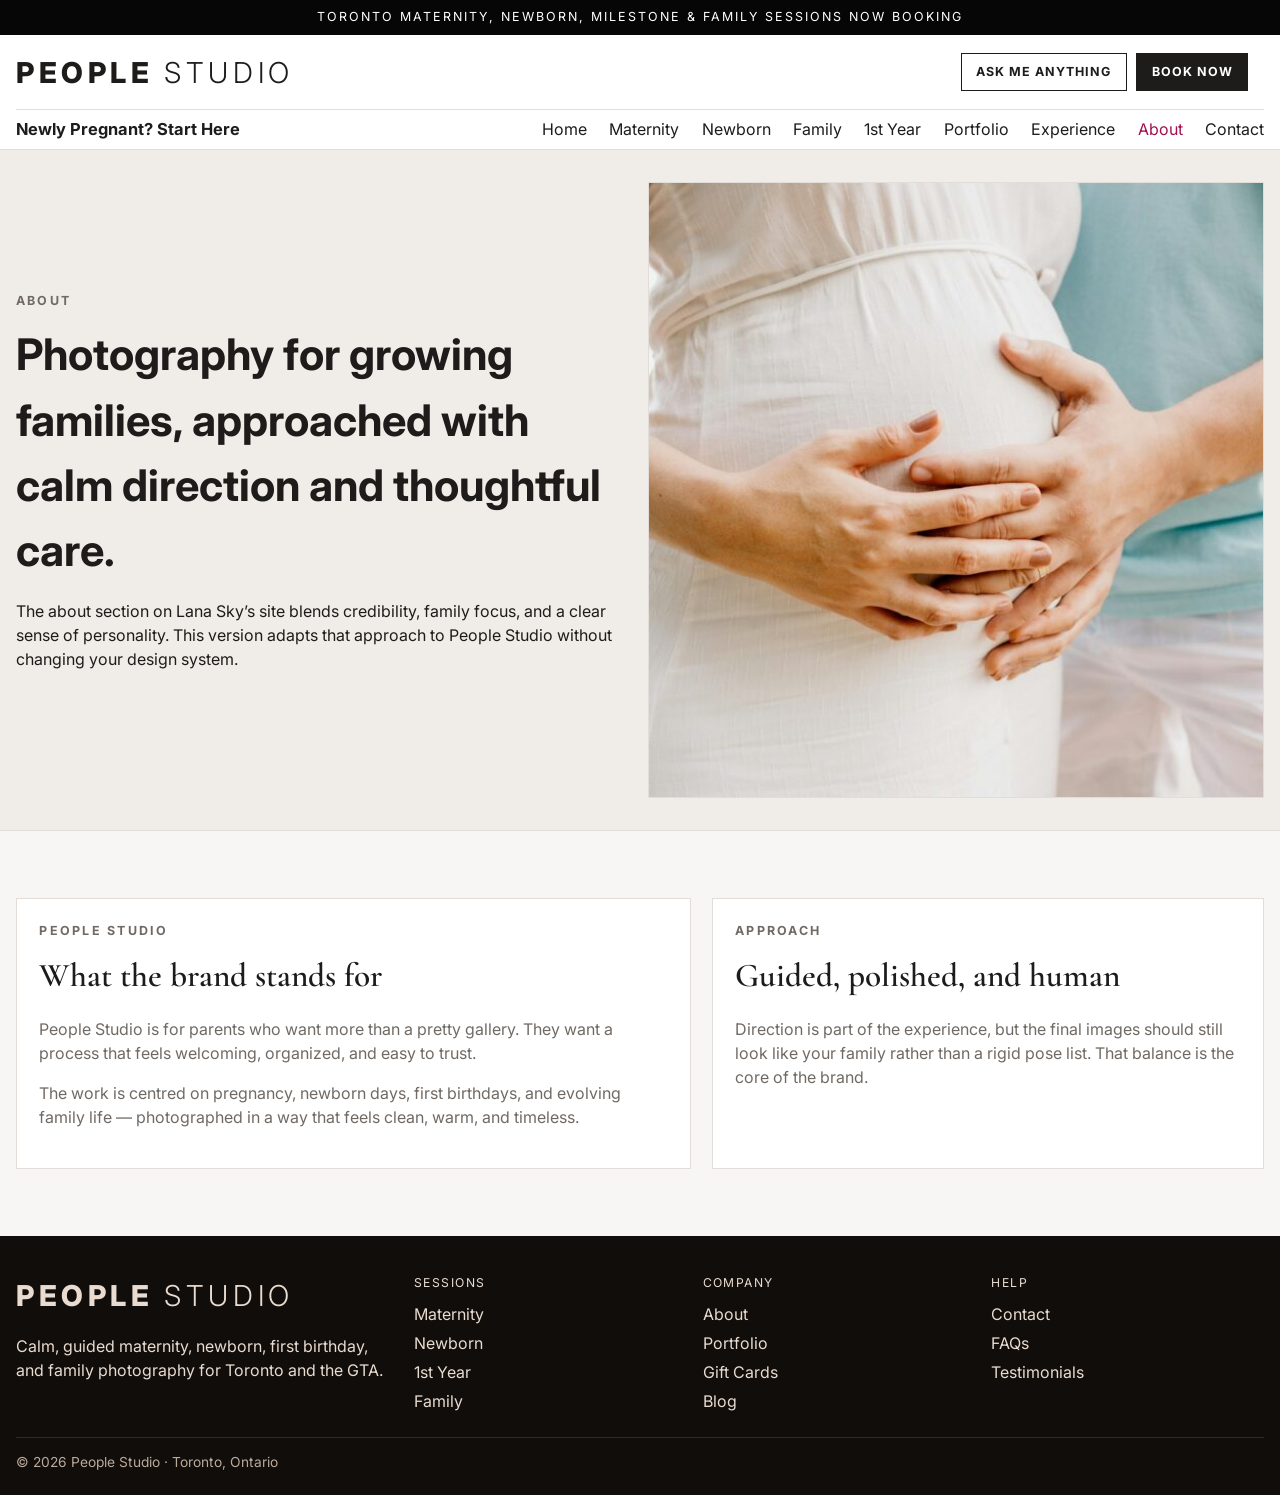
<file: about.html>
<!doctype html>
<html lang="en">
<head>
  <meta charset="utf-8">
  <meta name="viewport" content="width=device-width,initial-scale=1">
  <title>About People Studio | Toronto Family Photographer</title>
  <meta name="description" content="Learn about People Studio, a Toronto maternity, newborn, milestone, and family photography studio focused on calm guidance and timeless imagery.">
  <link rel="preconnect" href="https://fonts.googleapis.com">
  <link rel="preconnect" href="https://fonts.gstatic.com" crossorigin>
  <link href="https://fonts.googleapis.com/css2?family=Cormorant+Garamond:wght@500;600;700&family=Inter:wght@400;500;600;700;800&family=Oswald:wght@500;600;700&display=swap" rel="stylesheet">
  <link rel="stylesheet" href="style.css">
</head>
<body>
<a class="skip-link" href="#main">Skip to content</a>
<div class="announcement">Toronto maternity, newborn, milestone & family sessions now booking</div>
<header class="site-header">
  <div class="container site-header__top">
    <a class="logo" href="index.html">People <span>Studio</span></a>
    <div class="header-actions" aria-label="Quick links">
      <a class="header-action-btn" href="mailto:gemstudiotoronto@gmail.com">Ask me anything</a>
      <a class="header-action-btn header-action-btn--primary" href="contact.html">Book Now</a>
    </div>
    <button class="nav-toggle" type="button" data-nav-toggle aria-expanded="false" aria-controls="mobile-nav">☰</button>
  </div>
  <div class="container site-header__bottom">
    <a class="start-here" href="experience.html">Newly Pregnant? Start Here</a>
    <nav class="primary-nav" aria-label="Primary"><a href="index.html">Home</a><a href="maternity.html">Maternity</a><a href="newborn.html">Newborn</a><a href="family.html">Family</a><a href="first-birthday.html">1st Year</a><a href="portfolio.html">Portfolio</a><a href="experience.html">Experience</a><a aria-current="page" href="about.html">About</a><a href="contact.html">Contact</a></nav>
  </div>
  <nav class="container mobile-nav" id="mobile-nav" data-mobile-nav aria-label="Mobile"><a href="index.html">Home</a><a href="maternity.html">Maternity</a><a href="newborn.html">Newborn</a><a href="family.html">Family</a><a href="first-birthday.html">1st Year</a><a href="portfolio.html">Portfolio</a><a href="experience.html">Experience</a><a href="about.html">About</a><a href="contact.html">Contact</a></nav>
</header>
<main id="main">
<section class="page-hero"><div class="container"><div><p class="kicker">About</p><h1>Photography for growing families, approached with calm direction and thoughtful care.</h1><p>The about section on Lana Sky’s site blends credibility, family focus, and a clear sense of personality. This version adapts that approach to People Studio without changing your design system.</p></div><img src="assets/peoplestudiomaternityheader-4-600x600.jpg" alt="About the studio"></div></section>
<section class="section"><div class="container split"><article class="panel"><p class="kicker">People Studio</p><h2 class="section-title">What the brand stands for</h2><p>People Studio is for parents who want more than a pretty gallery. They want a process that feels welcoming, organized, and easy to trust.</p><p>The work is centred on pregnancy, newborn days, first birthdays, and evolving family life — photographed in a way that feels clean, warm, and timeless.</p></article><article class="panel"><p class="kicker">Approach</p><h2 class="section-title">Guided, polished, and human</h2><p>Direction is part of the experience, but the final images should still look like your family rather than a rigid pose list. That balance is the core of the brand.</p></article></div></section>
</main>
<footer class="site-footer">
  <div class="container footer-grid">
    <div>
      <a class="logo" href="index.html">People <span>Studio</span></a>
      <p>Calm, guided maternity, newborn, first birthday, and family photography for Toronto and the GTA.</p>
    </div>
    <div>
      <p class="footer-title">Sessions</p>
      <a class="footer-link" href="maternity.html">Maternity</a>
      <a class="footer-link" href="newborn.html">Newborn</a>
      <a class="footer-link" href="first-birthday.html">1st Year</a>
      <a class="footer-link" href="family.html">Family</a>
    </div>
    <div>
      <p class="footer-title">Company</p>
      <a class="footer-link" href="about.html">About</a>
      <a class="footer-link" href="portfolio.html">Portfolio</a>
      <a class="footer-link" href="gift-cards.html">Gift Cards</a>
      <a class="footer-link" href="blog.html">Blog</a>
    </div>
    <div>
      <p class="footer-title">Help</p>
      <a class="footer-link" href="contact.html">Contact</a>
      <a class="footer-link" href="faq.html">FAQs</a>
      <a class="footer-link" href="testimonials.html">Testimonials</a>
    </div>
  </div>
  <div class="container footer-bottom">© 2026 People Studio · Toronto, Ontario</div>
</footer>
<script src="app.js"></script>
</body>
</html>
</file>
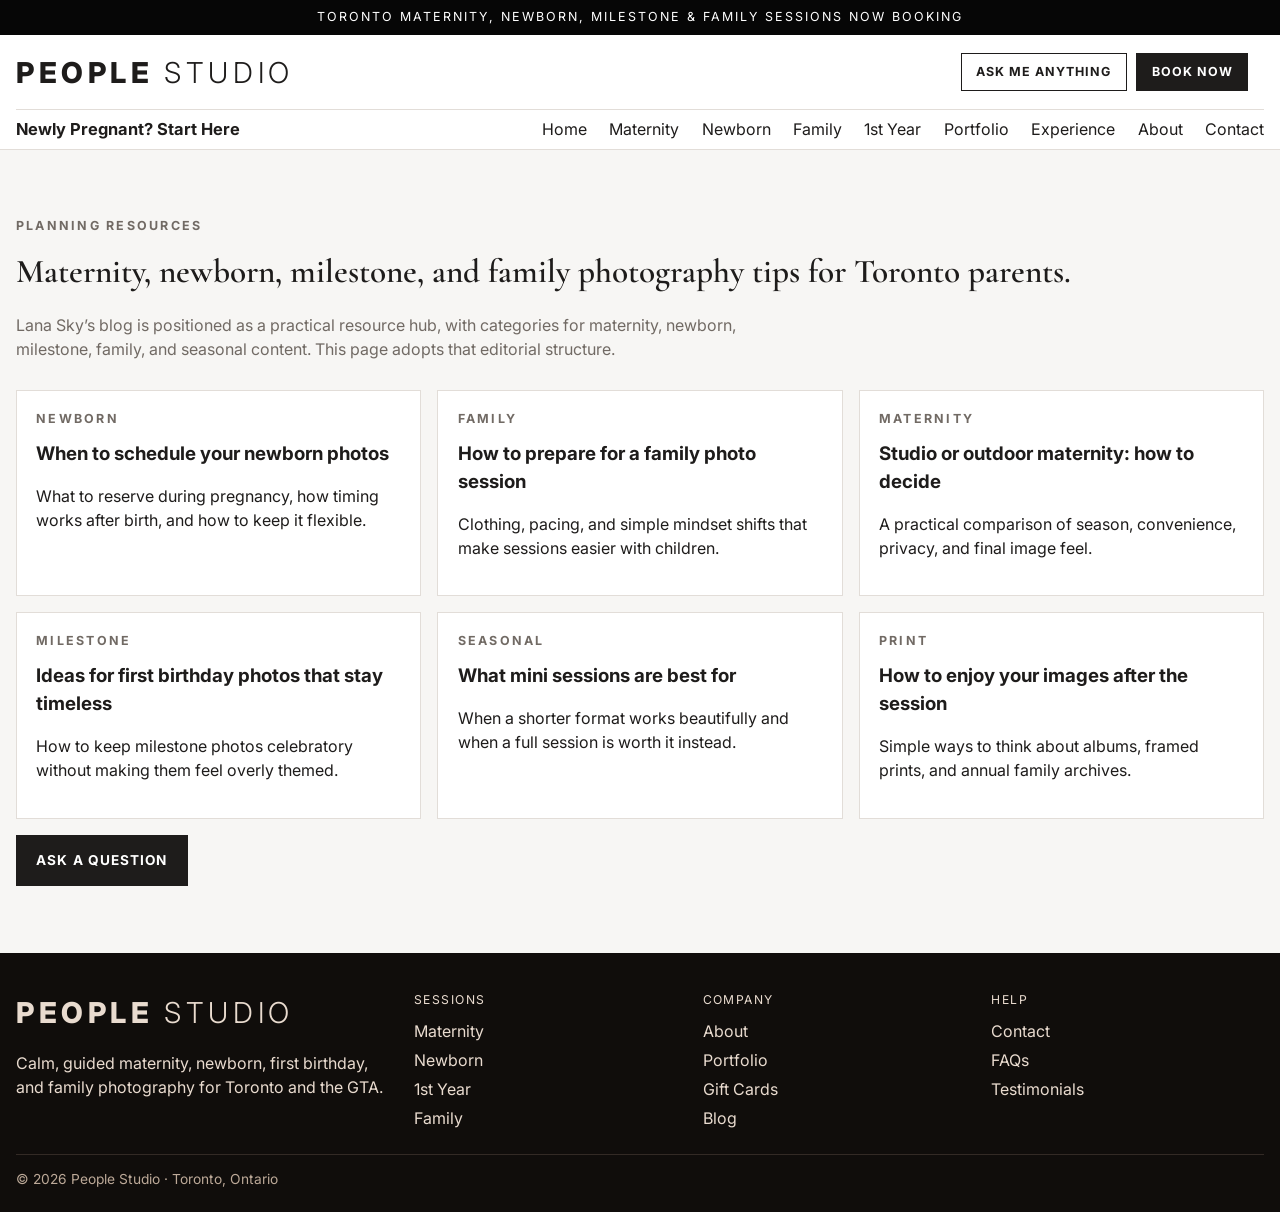
<file: blog.html>
<!doctype html>
<html lang="en">
<head>
  <meta charset="utf-8">
  <meta name="viewport" content="width=device-width,initial-scale=1">
  <title>Blog | People Studio</title>
  <link rel="preconnect" href="https://fonts.googleapis.com">
  <link rel="preconnect" href="https://fonts.gstatic.com" crossorigin>
  <link href="https://fonts.googleapis.com/css2?family=Cormorant+Garamond:wght@500;600;700&family=Inter:wght@400;500;600;700;800&family=Oswald:wght@500;600;700&display=swap" rel="stylesheet">
  <link rel="stylesheet" href="style.css">
</head>
<body>
<a class="skip-link" href="#main">Skip to content</a>
<div class="announcement">Toronto maternity, newborn, milestone & family sessions now booking</div>
<header class="site-header">
  <div class="container site-header__top">
    <a class="logo" href="index.html">People <span>Studio</span></a>
    <div class="header-actions" aria-label="Quick links">
      <a class="header-action-btn" href="mailto:gemstudiotoronto@gmail.com">Ask me anything</a>
      <a class="header-action-btn header-action-btn--primary" href="contact.html">Book Now</a>
    </div>
    <button class="nav-toggle" type="button" data-nav-toggle aria-expanded="false" aria-controls="mobile-nav">☰</button>
  </div>
  <div class="container site-header__bottom">
    <a class="start-here" href="experience.html">Newly Pregnant? Start Here</a>
    <nav class="primary-nav" aria-label="Primary"><a href="index.html">Home</a><a href="maternity.html">Maternity</a><a href="newborn.html">Newborn</a><a href="family.html">Family</a><a href="first-birthday.html">1st Year</a><a href="portfolio.html">Portfolio</a><a href="experience.html">Experience</a><a href="about.html">About</a><a href="contact.html">Contact</a></nav>
  </div>
  <nav class="container mobile-nav" id="mobile-nav" data-mobile-nav aria-label="Mobile"><a href="index.html">Home</a><a href="maternity.html">Maternity</a><a href="newborn.html">Newborn</a><a href="family.html">Family</a><a href="first-birthday.html">1st Year</a><a href="portfolio.html">Portfolio</a><a href="experience.html">Experience</a><a href="about.html">About</a><a href="contact.html">Contact</a></nav>
</header>
<main id="main">
<section class="section"><div class="container"><p class="kicker">Planning resources</p><h1 class="section-title">Maternity, newborn, milestone, and family photography tips for Toronto parents.</h1><p class="section-copy">Lana Sky’s blog is positioned as a practical resource hub, with categories for maternity, newborn, milestone, family, and seasonal content. This page adopts that editorial structure.</p><div class="blog-grid"><article class="blog-card"><p class="kicker">Newborn</p><h3>When to schedule your newborn photos</h3><p>What to reserve during pregnancy, how timing works after birth, and how to keep it flexible.</p></article><article class="blog-card"><p class="kicker">Family</p><h3>How to prepare for a family photo session</h3><p>Clothing, pacing, and simple mindset shifts that make sessions easier with children.</p></article><article class="blog-card"><p class="kicker">Maternity</p><h3>Studio or outdoor maternity: how to decide</h3><p>A practical comparison of season, convenience, privacy, and final image feel.</p></article><article class="blog-card"><p class="kicker">Milestone</p><h3>Ideas for first birthday photos that stay timeless</h3><p>How to keep milestone photos celebratory without making them feel overly themed.</p></article><article class="blog-card"><p class="kicker">Seasonal</p><h3>What mini sessions are best for</h3><p>When a shorter format works beautifully and when a full session is worth it instead.</p></article><article class="blog-card"><p class="kicker">Print</p><h3>How to enjoy your images after the session</h3><p>Simple ways to think about albums, framed prints, and annual family archives.</p></article></div><div class="btn-row" style="margin-top:1rem"><a class="btn" href="contact.html">Ask a question</a></div></div></section>
</main>
<footer class="site-footer">
  <div class="container footer-grid">
    <div>
      <a class="logo" href="index.html">People <span>Studio</span></a>
      <p>Calm, guided maternity, newborn, first birthday, and family photography for Toronto and the GTA.</p>
    </div>
    <div>
      <p class="footer-title">Sessions</p>
      <a class="footer-link" href="maternity.html">Maternity</a>
      <a class="footer-link" href="newborn.html">Newborn</a>
      <a class="footer-link" href="first-birthday.html">1st Year</a>
      <a class="footer-link" href="family.html">Family</a>
    </div>
    <div>
      <p class="footer-title">Company</p>
      <a class="footer-link" href="about.html">About</a>
      <a class="footer-link" href="portfolio.html">Portfolio</a>
      <a class="footer-link" href="gift-cards.html">Gift Cards</a>
      <a class="footer-link" href="blog.html">Blog</a>
    </div>
    <div>
      <p class="footer-title">Help</p>
      <a class="footer-link" href="contact.html">Contact</a>
      <a class="footer-link" href="faq.html">FAQs</a>
      <a class="footer-link" href="testimonials.html">Testimonials</a>
    </div>
  </div>
  <div class="container footer-bottom">© 2026 People Studio · Toronto, Ontario</div>
</footer>
<script src="app.js"></script>
</body>
</html>
</file>
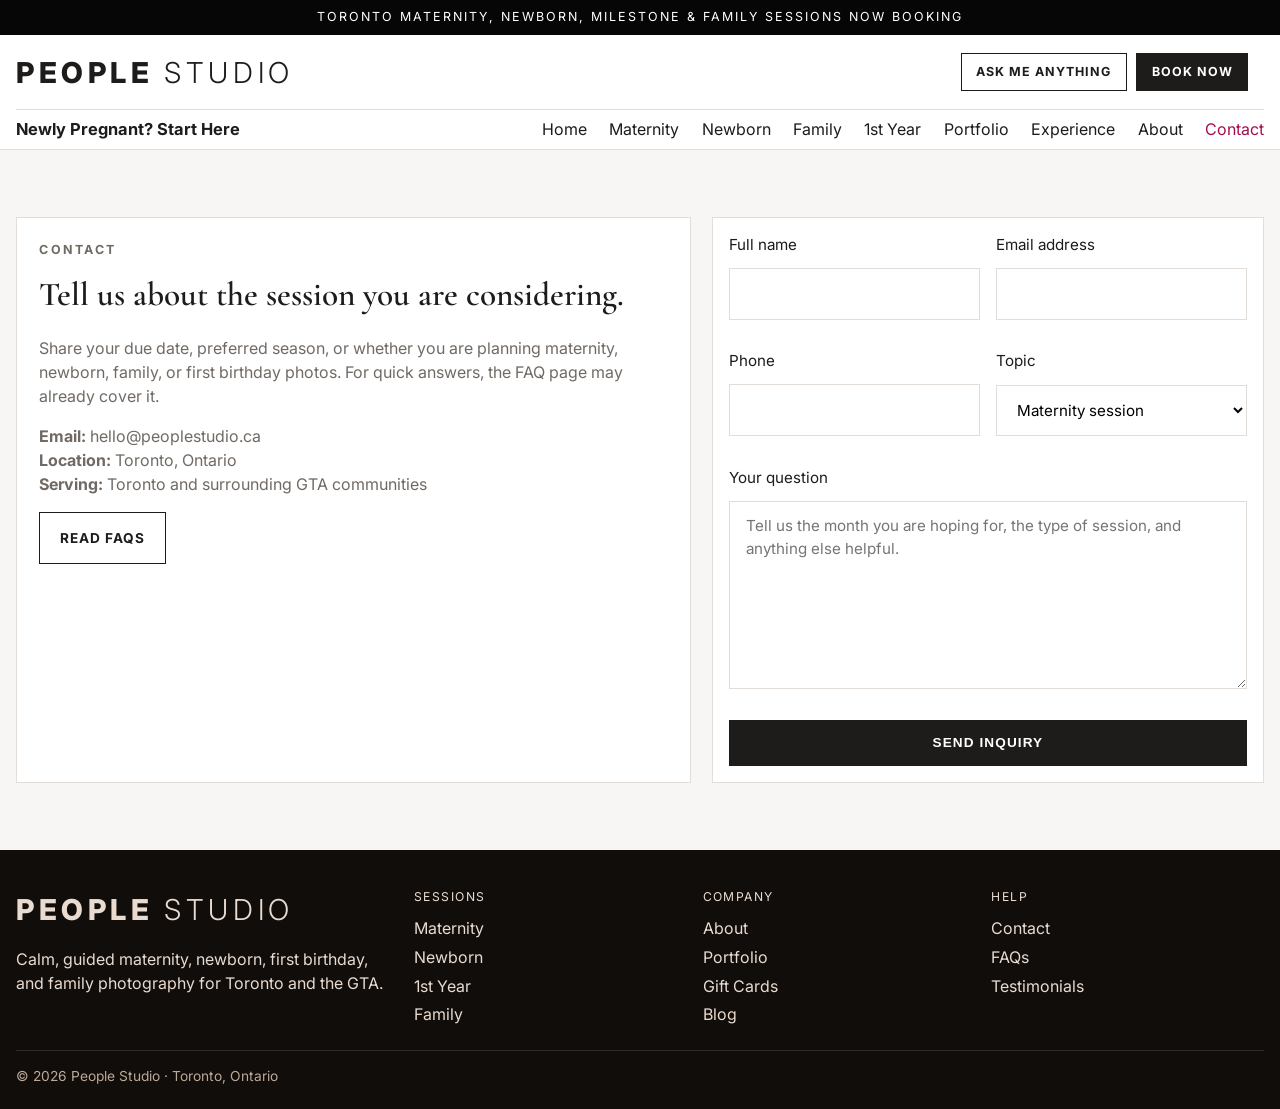
<file: contact.html>
<!doctype html>
<html lang="en">
<head>
  <meta charset="utf-8">
  <meta name="viewport" content="width=device-width,initial-scale=1">
  <title>Contact People Studio | Toronto Maternity & Newborn Photographer</title>
  <meta name="description" content="Contact People Studio to book maternity, newborn, first birthday, or family photography in Toronto and the GTA.">
  <link rel="preconnect" href="https://fonts.googleapis.com">
  <link rel="preconnect" href="https://fonts.gstatic.com" crossorigin>
  <link href="https://fonts.googleapis.com/css2?family=Cormorant+Garamond:wght@500;600;700&family=Inter:wght@400;500;600;700;800&family=Oswald:wght@500;600;700&display=swap" rel="stylesheet">
  <link rel="stylesheet" href="style.css">
</head>
<body>
<a class="skip-link" href="#main">Skip to content</a>
<div class="announcement">Toronto maternity, newborn, milestone & family sessions now booking</div>
<header class="site-header">
  <div class="container site-header__top">
    <a class="logo" href="index.html">People <span>Studio</span></a>
    <div class="header-actions" aria-label="Quick links">
      <a class="header-action-btn" href="mailto:gemstudiotoronto@gmail.com">Ask me anything</a>
      <a class="header-action-btn header-action-btn--primary" href="contact.html">Book Now</a>
    </div>
    <button class="nav-toggle" type="button" data-nav-toggle aria-expanded="false" aria-controls="mobile-nav">☰</button>
  </div>
  <div class="container site-header__bottom">
    <a class="start-here" href="experience.html">Newly Pregnant? Start Here</a>
    <nav class="primary-nav" aria-label="Primary"><a href="index.html">Home</a><a href="maternity.html">Maternity</a><a href="newborn.html">Newborn</a><a href="family.html">Family</a><a href="first-birthday.html">1st Year</a><a href="portfolio.html">Portfolio</a><a href="experience.html">Experience</a><a href="about.html">About</a><a aria-current="page" href="contact.html">Contact</a></nav>
  </div>
  <nav class="container mobile-nav" id="mobile-nav" data-mobile-nav aria-label="Mobile"><a href="index.html">Home</a><a href="maternity.html">Maternity</a><a href="newborn.html">Newborn</a><a href="family.html">Family</a><a href="first-birthday.html">1st Year</a><a href="portfolio.html">Portfolio</a><a href="experience.html">Experience</a><a href="about.html">About</a><a href="contact.html">Contact</a></nav>
</header>
<main id="main">
<section class="section"><div class="container split"><article class="panel"><p class="kicker">Contact</p><h1 class="section-title">Tell us about the session you are considering.</h1><p>Share your due date, preferred season, or whether you are planning maternity, newborn, family, or first birthday photos. For quick answers, the FAQ page may already cover it.</p><p><strong>Email:</strong> hello@peoplestudio.ca<br><strong>Location:</strong> Toronto, Ontario<br><strong>Serving:</strong> Toronto and surrounding GTA communities</p><div class="btn-row"><a class="btn-secondary" href="faq.html">Read FAQs</a></div></article><form class="contact-form panel"><div class="form-grid"><label>Full name<input type="text" required></label><label>Email address<input type="email" required></label></div><div class="form-grid"><label>Phone<input type="tel"></label><label>Topic<select><option>Maternity session</option><option>Newborn session</option><option>Family session</option><option>1st Year session</option><option>Gift cards</option><option>Other</option></select></label></div><label>Your question<textarea rows="7" placeholder="Tell us the month you are hoping for, the type of session, and anything else helpful."></textarea></label><button class="btn" type="button">Send inquiry</button></form></div></section>
</main>
<footer class="site-footer">
  <div class="container footer-grid">
    <div>
      <a class="logo" href="index.html">People <span>Studio</span></a>
      <p>Calm, guided maternity, newborn, first birthday, and family photography for Toronto and the GTA.</p>
    </div>
    <div>
      <p class="footer-title">Sessions</p>
      <a class="footer-link" href="maternity.html">Maternity</a>
      <a class="footer-link" href="newborn.html">Newborn</a>
      <a class="footer-link" href="first-birthday.html">1st Year</a>
      <a class="footer-link" href="family.html">Family</a>
    </div>
    <div>
      <p class="footer-title">Company</p>
      <a class="footer-link" href="about.html">About</a>
      <a class="footer-link" href="portfolio.html">Portfolio</a>
      <a class="footer-link" href="gift-cards.html">Gift Cards</a>
      <a class="footer-link" href="blog.html">Blog</a>
    </div>
    <div>
      <p class="footer-title">Help</p>
      <a class="footer-link" href="contact.html">Contact</a>
      <a class="footer-link" href="faq.html">FAQs</a>
      <a class="footer-link" href="testimonials.html">Testimonials</a>
    </div>
  </div>
  <div class="container footer-bottom">© 2026 People Studio · Toronto, Ontario</div>
</footer>
<script src="app.js"></script>
</body>
</html>
</file>
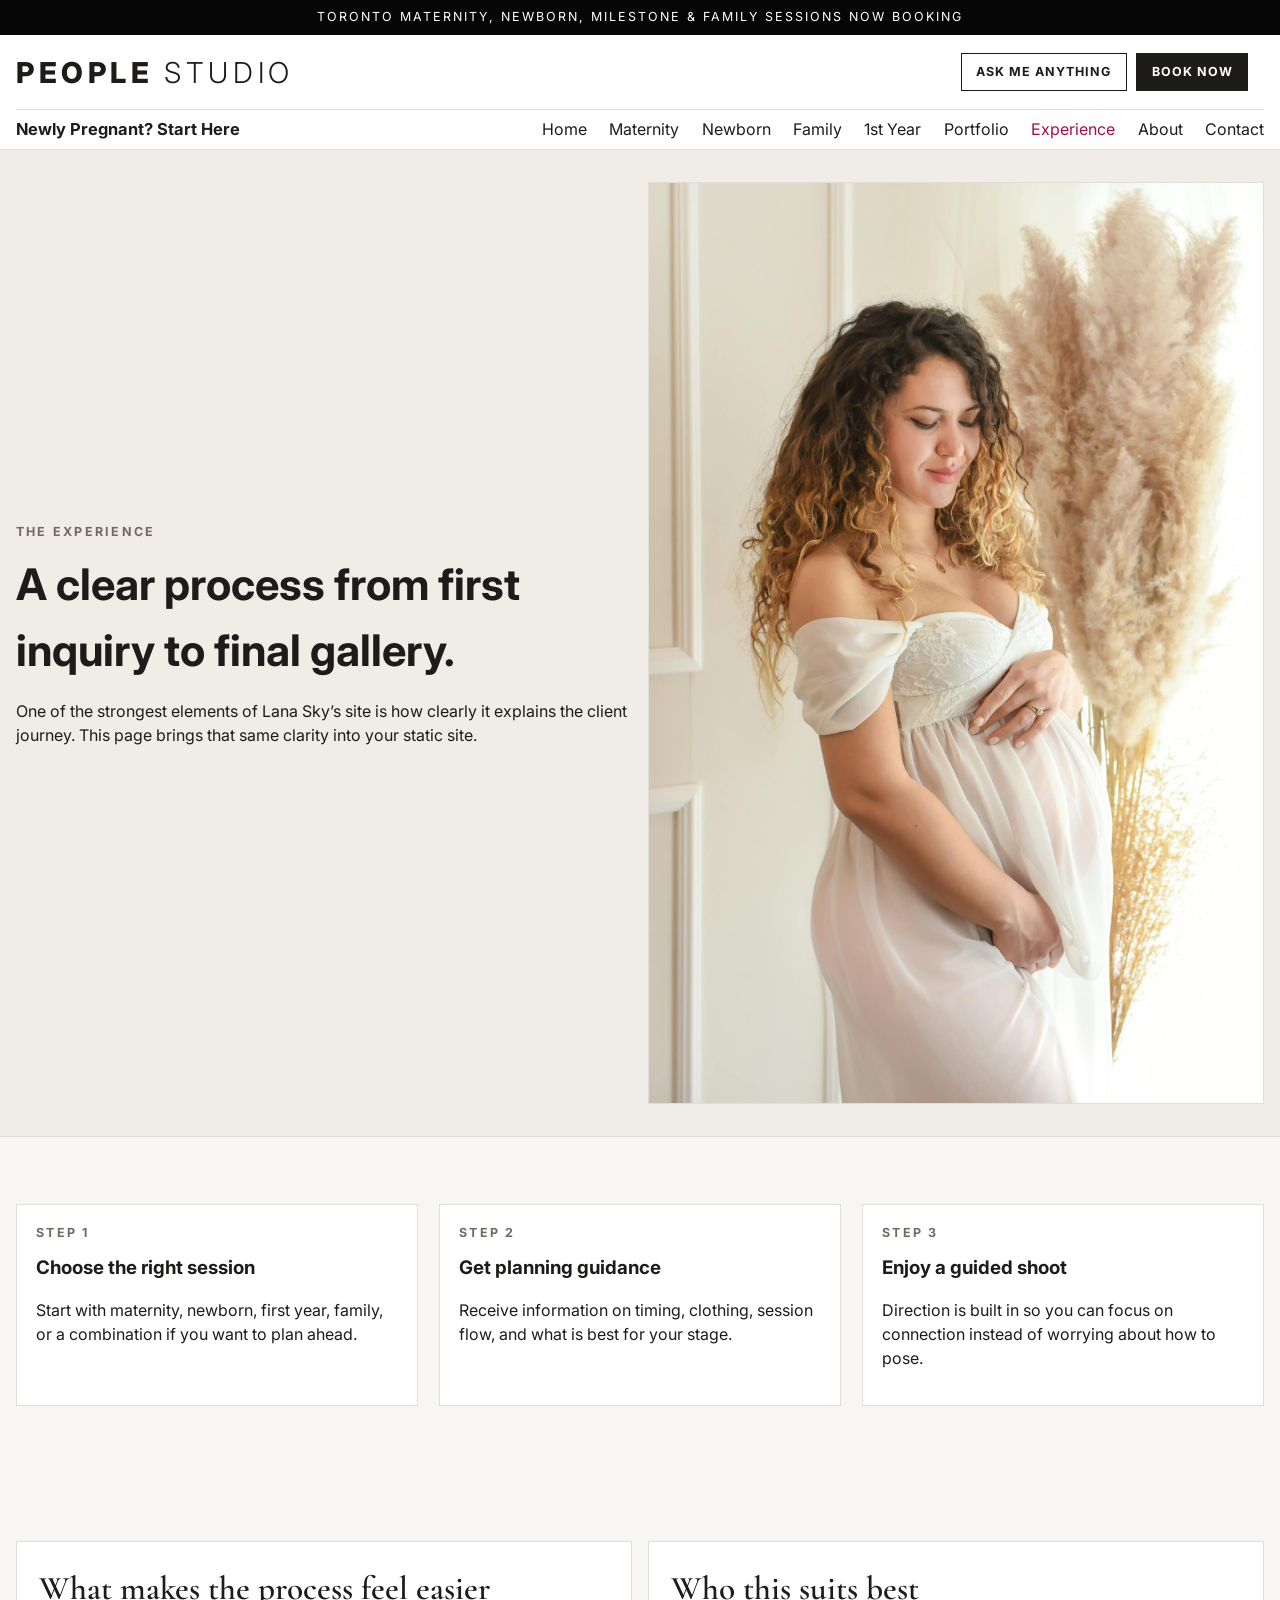
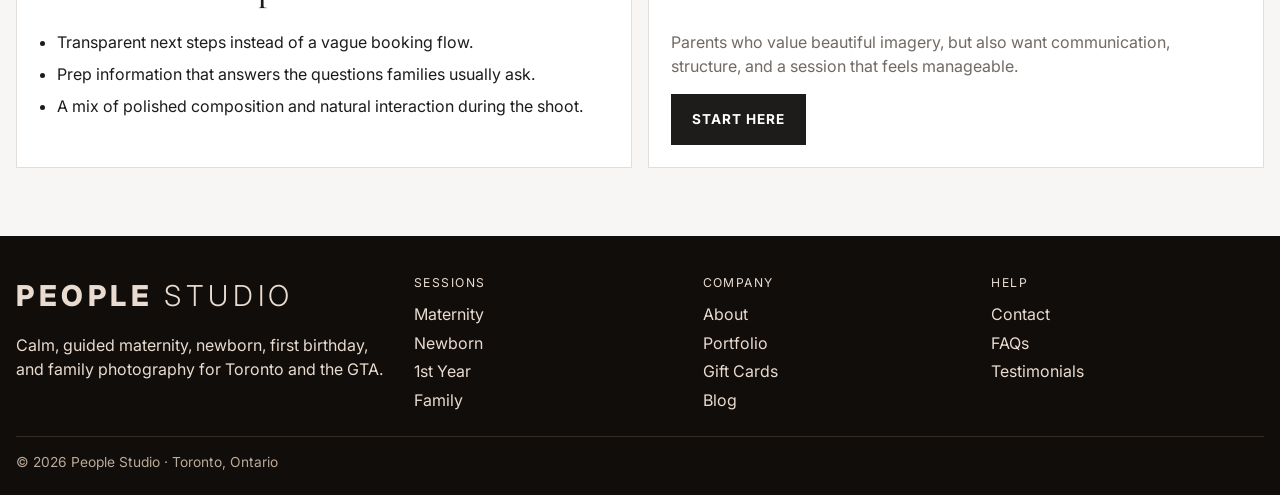
<file: experience.html>
<!doctype html>
<html lang="en">
<head>
  <meta charset="utf-8">
  <meta name="viewport" content="width=device-width,initial-scale=1">
  <title>Experience | People Studio</title>
  <link rel="preconnect" href="https://fonts.googleapis.com">
  <link rel="preconnect" href="https://fonts.gstatic.com" crossorigin>
  <link href="https://fonts.googleapis.com/css2?family=Cormorant+Garamond:wght@500;600;700&family=Inter:wght@400;500;600;700;800&family=Oswald:wght@500;600;700&display=swap" rel="stylesheet">
  <link rel="stylesheet" href="style.css">
</head>
<body>
<a class="skip-link" href="#main">Skip to content</a>
<div class="announcement">Toronto maternity, newborn, milestone & family sessions now booking</div>
<header class="site-header">
  <div class="container site-header__top">
    <a class="logo" href="index.html">People <span>Studio</span></a>
    <div class="header-actions" aria-label="Quick links">
      <a class="header-action-btn" href="mailto:gemstudiotoronto@gmail.com">Ask me anything</a>
      <a class="header-action-btn header-action-btn--primary" href="contact.html">Book Now</a>
    </div>
    <button class="nav-toggle" type="button" data-nav-toggle aria-expanded="false" aria-controls="mobile-nav">☰</button>
  </div>
  <div class="container site-header__bottom">
    <a class="start-here" href="experience.html">Newly Pregnant? Start Here</a>
    <nav class="primary-nav" aria-label="Primary"><a href="index.html">Home</a><a href="maternity.html">Maternity</a><a href="newborn.html">Newborn</a><a href="family.html">Family</a><a href="first-birthday.html">1st Year</a><a href="portfolio.html">Portfolio</a><a aria-current="page" href="experience.html">Experience</a><a href="about.html">About</a><a href="contact.html">Contact</a></nav>
  </div>
  <nav class="container mobile-nav" id="mobile-nav" data-mobile-nav aria-label="Mobile"><a href="index.html">Home</a><a href="maternity.html">Maternity</a><a href="newborn.html">Newborn</a><a href="family.html">Family</a><a href="first-birthday.html">1st Year</a><a href="portfolio.html">Portfolio</a><a href="experience.html">Experience</a><a href="about.html">About</a><a href="contact.html">Contact</a></nav>
</header>
<main id="main">
<section class="page-hero"><div class="container"><div><p class="kicker">The experience</p><h1>A clear process from first inquiry to final gallery.</h1><p>One of the strongest elements of Lana Sky’s site is how clearly it explains the client journey. This page brings that same clarity into your static site.</p></div><img src="assets/peoplestudiomaternityheader-6-scaled.jpg" alt="Photography experience"></div></section>
<section class="section"><div class="container service-grid"><article class="step"><p class="kicker">Step 1</p><h3>Choose the right session</h3><p>Start with maternity, newborn, first year, family, or a combination if you want to plan ahead.</p></article><article class="step"><p class="kicker">Step 2</p><h3>Get planning guidance</h3><p>Receive information on timing, clothing, session flow, and what is best for your stage.</p></article><article class="step"><p class="kicker">Step 3</p><h3>Enjoy a guided shoot</h3><p>Direction is built in so you can focus on connection instead of worrying about how to pose.</p></article></div></section>
<section class="section"><div class="container cards-2"><article class="panel"><h2 class="section-title">What makes the process feel easier</h2><ul class="bullets"><li>Transparent next steps instead of a vague booking flow.</li><li>Prep information that answers the questions families usually ask.</li><li>A mix of polished composition and natural interaction during the shoot.</li></ul></article><article class="panel"><h2 class="section-title">Who this suits best</h2><p>Parents who value beautiful imagery, but also want communication, structure, and a session that feels manageable.</p><div class="btn-row" style="margin-top:1rem"><a class="btn" href="contact.html">Start here</a></div></article></div></section>
</main>
<footer class="site-footer">
  <div class="container footer-grid">
    <div>
      <a class="logo" href="index.html">People <span>Studio</span></a>
      <p>Calm, guided maternity, newborn, first birthday, and family photography for Toronto and the GTA.</p>
    </div>
    <div>
      <p class="footer-title">Sessions</p>
      <a class="footer-link" href="maternity.html">Maternity</a>
      <a class="footer-link" href="newborn.html">Newborn</a>
      <a class="footer-link" href="first-birthday.html">1st Year</a>
      <a class="footer-link" href="family.html">Family</a>
    </div>
    <div>
      <p class="footer-title">Company</p>
      <a class="footer-link" href="about.html">About</a>
      <a class="footer-link" href="portfolio.html">Portfolio</a>
      <a class="footer-link" href="gift-cards.html">Gift Cards</a>
      <a class="footer-link" href="blog.html">Blog</a>
    </div>
    <div>
      <p class="footer-title">Help</p>
      <a class="footer-link" href="contact.html">Contact</a>
      <a class="footer-link" href="faq.html">FAQs</a>
      <a class="footer-link" href="testimonials.html">Testimonials</a>
    </div>
  </div>
  <div class="container footer-bottom">© 2026 People Studio · Toronto, Ontario</div>
</footer>
<script src="app.js"></script>
</body>
</html>
</file>
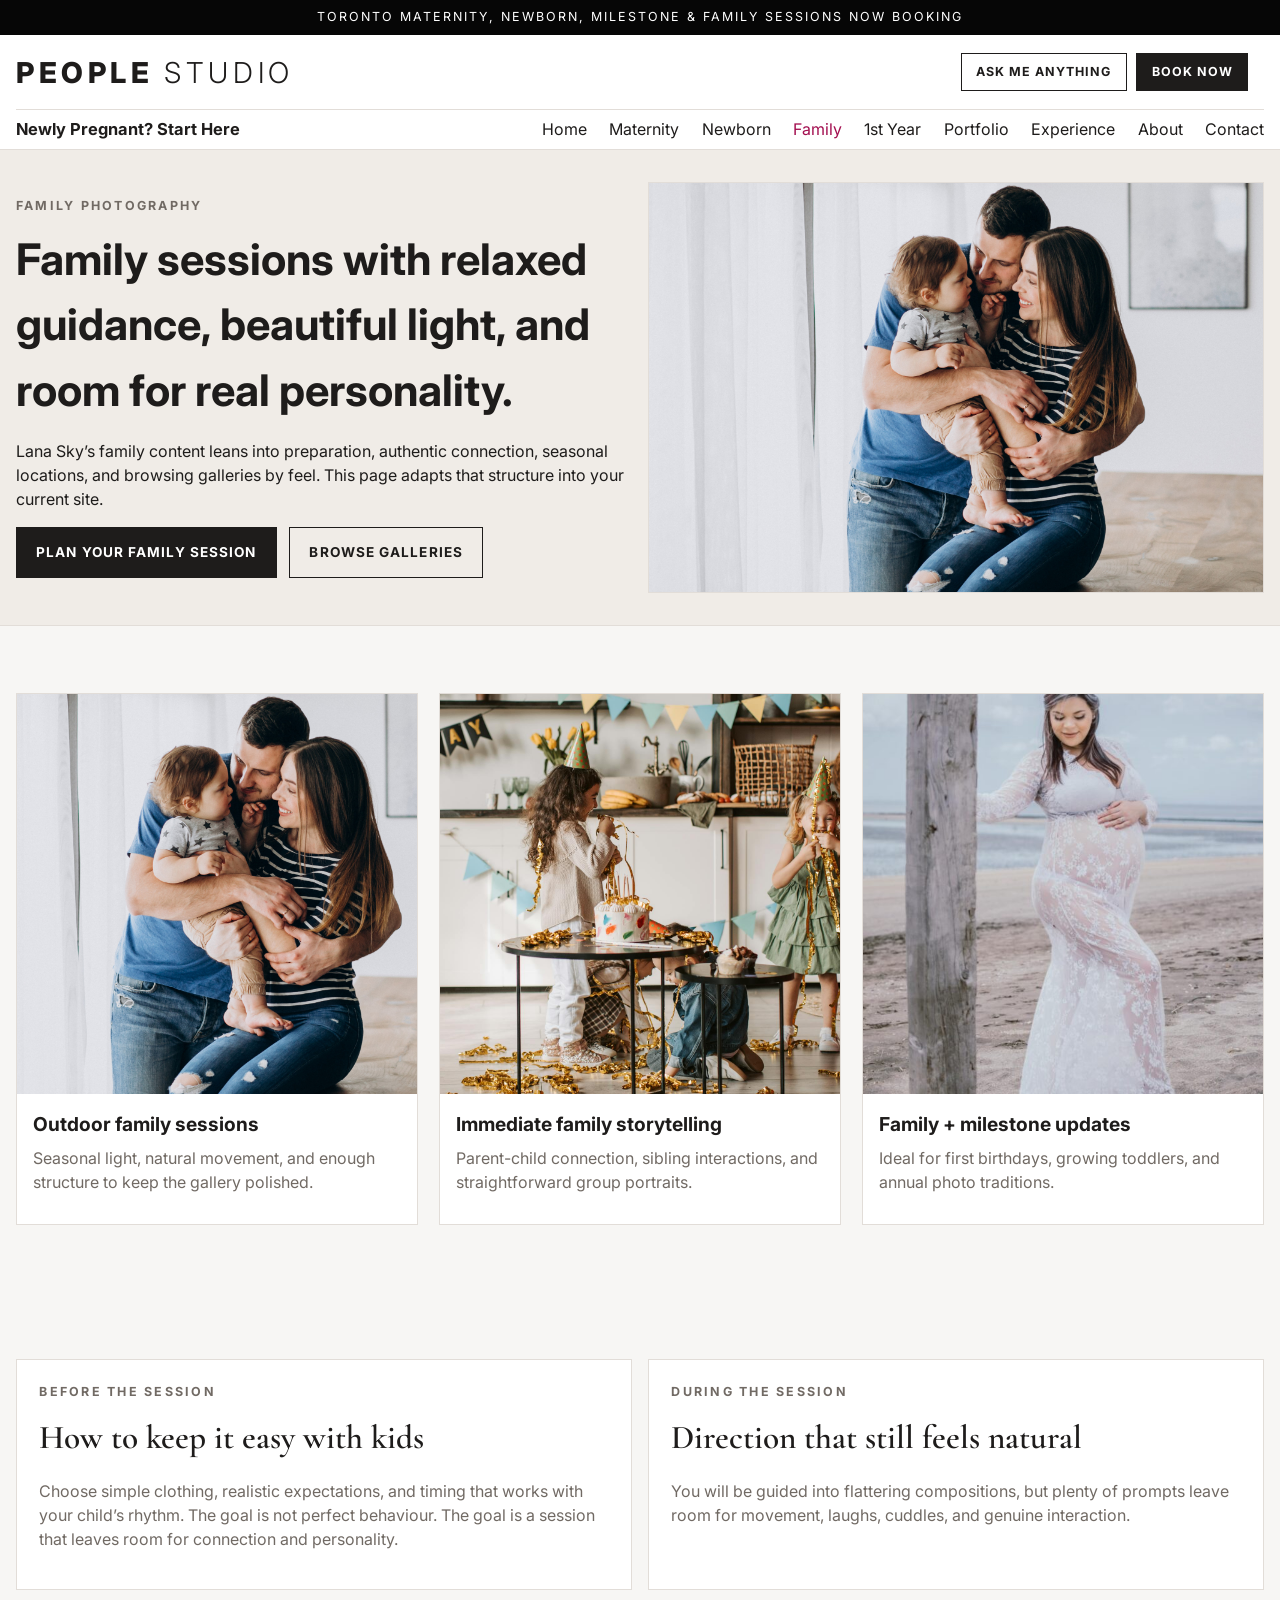
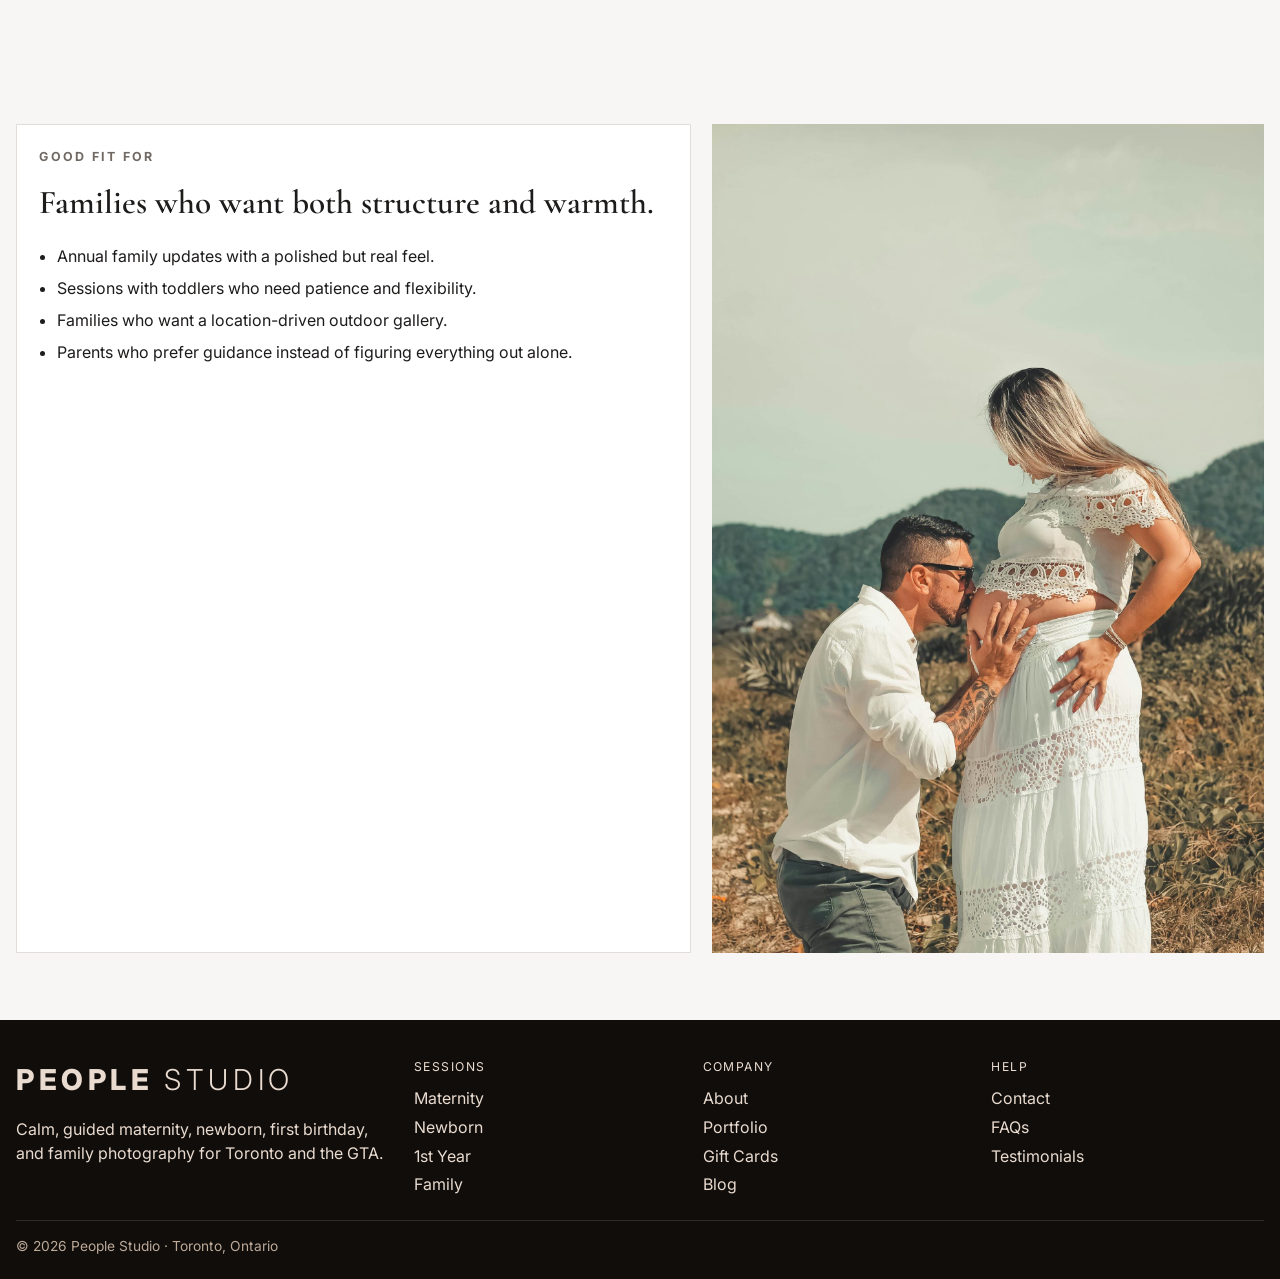
<file: family.html>
<!doctype html>
<html lang="en">
<head>
  <meta charset="utf-8">
  <meta name="viewport" content="width=device-width,initial-scale=1">
  <title>Family Photography | People Studio</title>
  <link rel="preconnect" href="https://fonts.googleapis.com">
  <link rel="preconnect" href="https://fonts.gstatic.com" crossorigin>
  <link href="https://fonts.googleapis.com/css2?family=Cormorant+Garamond:wght@500;600;700&family=Inter:wght@400;500;600;700;800&family=Oswald:wght@500;600;700&display=swap" rel="stylesheet">
  <link rel="stylesheet" href="style.css">
</head>
<body>
<a class="skip-link" href="#main">Skip to content</a>
<div class="announcement">Toronto maternity, newborn, milestone & family sessions now booking</div>
<header class="site-header">
  <div class="container site-header__top">
    <a class="logo" href="index.html">People <span>Studio</span></a>
    <div class="header-actions" aria-label="Quick links">
      <a class="header-action-btn" href="mailto:gemstudiotoronto@gmail.com">Ask me anything</a>
      <a class="header-action-btn header-action-btn--primary" href="contact.html">Book Now</a>
    </div>
    <button class="nav-toggle" type="button" data-nav-toggle aria-expanded="false" aria-controls="mobile-nav">☰</button>
  </div>
  <div class="container site-header__bottom">
    <a class="start-here" href="experience.html">Newly Pregnant? Start Here</a>
    <nav class="primary-nav" aria-label="Primary"><a href="index.html">Home</a><a href="maternity.html">Maternity</a><a href="newborn.html">Newborn</a><a aria-current="page" href="family.html">Family</a><a href="first-birthday.html">1st Year</a><a href="portfolio.html">Portfolio</a><a href="experience.html">Experience</a><a href="about.html">About</a><a href="contact.html">Contact</a></nav>
  </div>
  <nav class="container mobile-nav" id="mobile-nav" data-mobile-nav aria-label="Mobile"><a href="index.html">Home</a><a href="maternity.html">Maternity</a><a href="newborn.html">Newborn</a><a href="family.html">Family</a><a href="first-birthday.html">1st Year</a><a href="portfolio.html">Portfolio</a><a href="experience.html">Experience</a><a href="about.html">About</a><a href="contact.html">Contact</a></nav>
</header>
<main id="main">
<section class="page-hero"><div class="container"><div><p class="kicker">Family photography</p><h1>Family sessions with relaxed guidance, beautiful light, and room for real personality.</h1><p>Lana Sky’s family content leans into preparation, authentic connection, seasonal locations, and browsing galleries by feel. This page adapts that structure into your current site.</p><div class="btn-row"><a class="btn" href="contact.html">Plan your family session</a><a class="btn-secondary" href="portfolio.html">Browse galleries</a></div></div><img src="assets/peoplestudiofamily-32.jpg" alt="Family portrait"></div></section>
<section class="section"><div class="container service-grid"><article class="service-card"><img src="assets/peoplestudiofamily-32.jpg" alt="Outdoor family"><div class="service-card__body"><h3>Outdoor family sessions</h3><p>Seasonal light, natural movement, and enough structure to keep the gallery polished.</p></div></article><article class="service-card"><img src="assets/peoplestudiofamilyphotos-2.jpg" alt="Immediate family"><div class="service-card__body"><h3>Immediate family storytelling</h3><p>Parent-child connection, sibling interactions, and straightforward group portraits.</p></div></article><article class="service-card"><img src="assets/maternitypeoplestudio-3-600x600.jpg" alt="Milestone family"><div class="service-card__body"><h3>Family + milestone updates</h3><p>Ideal for first birthdays, growing toddlers, and annual photo traditions.</p></div></article></div></section>
<section class="section"><div class="container cards-2"><article class="panel"><p class="kicker">Before the session</p><h2 class="section-title">How to keep it easy with kids</h2><p>Choose simple clothing, realistic expectations, and timing that works with your child’s rhythm. The goal is not perfect behaviour. The goal is a session that leaves room for connection and personality.</p></article><article class="panel"><p class="kicker">During the session</p><h2 class="section-title">Direction that still feels natural</h2><p>You will be guided into flattering compositions, but plenty of prompts leave room for movement, laughs, cuddles, and genuine interaction.</p></article></div></section>
<section class="section"><div class="container split"><article class="panel"><p class="kicker">Good fit for</p><h2 class="section-title">Families who want both structure and warmth.</h2><ul class="bullets"><li>Annual family updates with a polished but real feel.</li><li>Sessions with toddlers who need patience and flexibility.</li><li>Families who want a location-driven outdoor gallery.</li><li>Parents who prefer guidance instead of figuring everything out alone.</li></ul></article><img src="assets/peoplestudiomaternityheader-7-scaled.jpg" alt="Parent holding child"></div></section>
</main>
<footer class="site-footer">
  <div class="container footer-grid">
    <div>
      <a class="logo" href="index.html">People <span>Studio</span></a>
      <p>Calm, guided maternity, newborn, first birthday, and family photography for Toronto and the GTA.</p>
    </div>
    <div>
      <p class="footer-title">Sessions</p>
      <a class="footer-link" href="maternity.html">Maternity</a>
      <a class="footer-link" href="newborn.html">Newborn</a>
      <a class="footer-link" href="first-birthday.html">1st Year</a>
      <a class="footer-link" href="family.html">Family</a>
    </div>
    <div>
      <p class="footer-title">Company</p>
      <a class="footer-link" href="about.html">About</a>
      <a class="footer-link" href="portfolio.html">Portfolio</a>
      <a class="footer-link" href="gift-cards.html">Gift Cards</a>
      <a class="footer-link" href="blog.html">Blog</a>
    </div>
    <div>
      <p class="footer-title">Help</p>
      <a class="footer-link" href="contact.html">Contact</a>
      <a class="footer-link" href="faq.html">FAQs</a>
      <a class="footer-link" href="testimonials.html">Testimonials</a>
    </div>
  </div>
  <div class="container footer-bottom">© 2026 People Studio · Toronto, Ontario</div>
</footer>
<script src="app.js"></script>
</body>
</html>
</file>
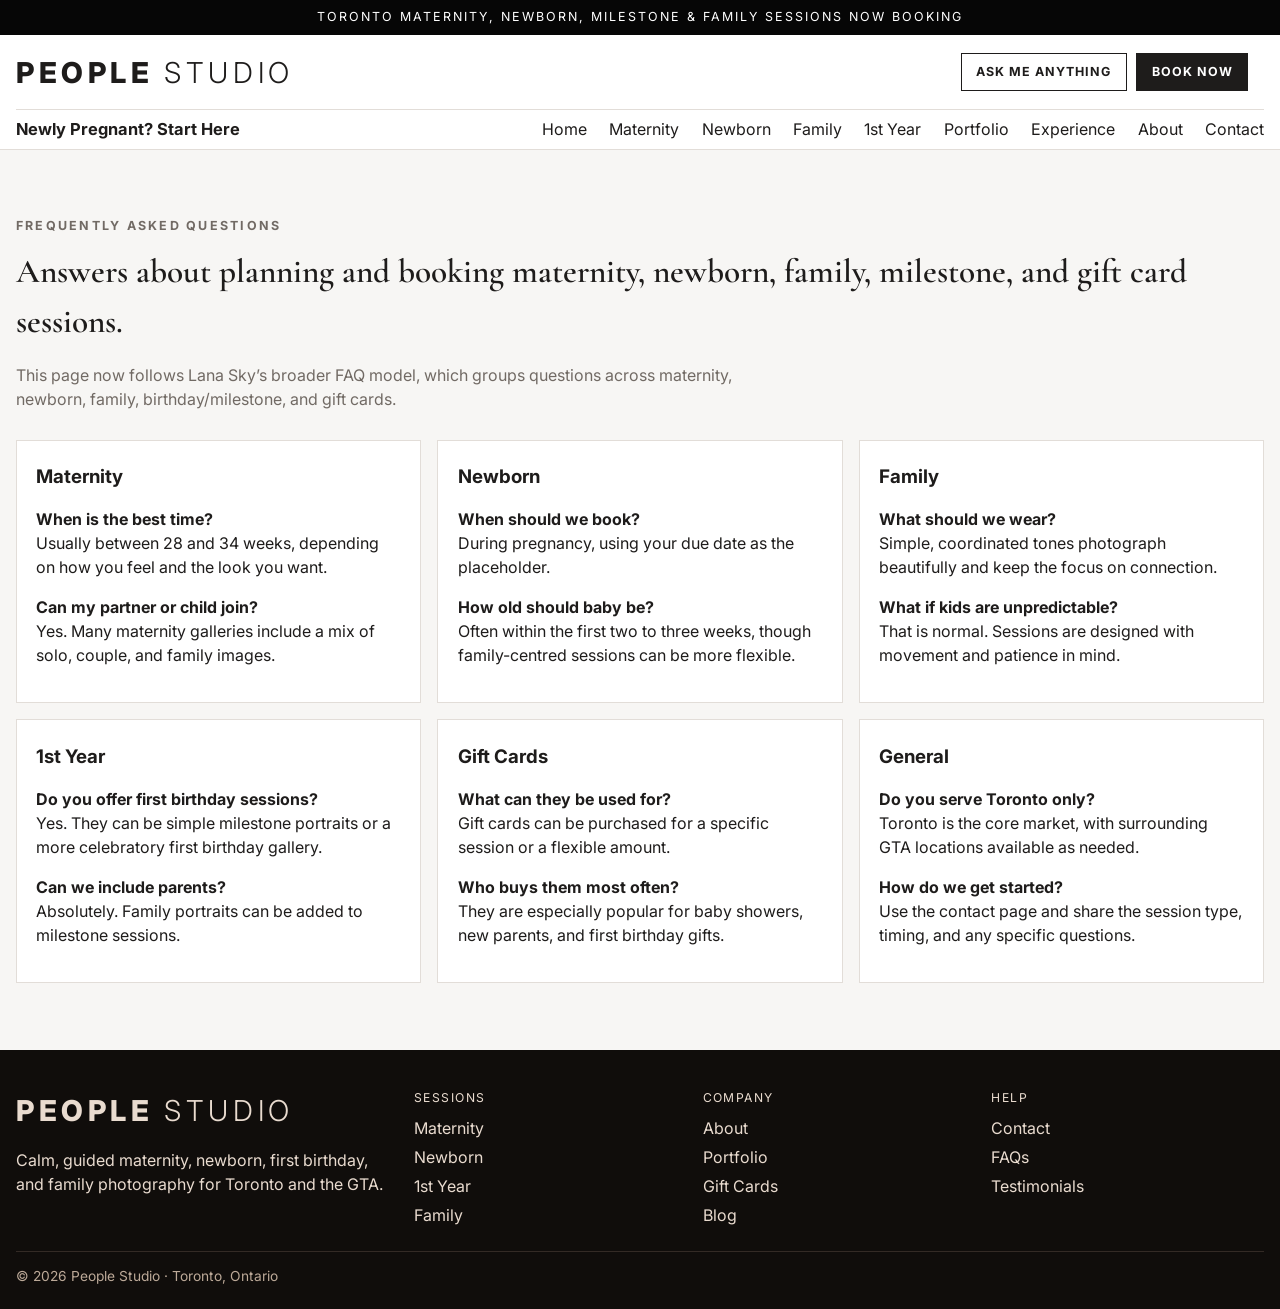
<file: faq.html>
<!doctype html>
<html lang="en">
<head>
  <meta charset="utf-8">
  <meta name="viewport" content="width=device-width,initial-scale=1">
  <title>FAQs | People Studio</title>
  <link rel="preconnect" href="https://fonts.googleapis.com">
  <link rel="preconnect" href="https://fonts.gstatic.com" crossorigin>
  <link href="https://fonts.googleapis.com/css2?family=Cormorant+Garamond:wght@500;600;700&family=Inter:wght@400;500;600;700;800&family=Oswald:wght@500;600;700&display=swap" rel="stylesheet">
  <link rel="stylesheet" href="style.css">
</head>
<body>
<a class="skip-link" href="#main">Skip to content</a>
<div class="announcement">Toronto maternity, newborn, milestone & family sessions now booking</div>
<header class="site-header">
  <div class="container site-header__top">
    <a class="logo" href="index.html">People <span>Studio</span></a>
    <div class="header-actions" aria-label="Quick links">
      <a class="header-action-btn" href="mailto:gemstudiotoronto@gmail.com">Ask me anything</a>
      <a class="header-action-btn header-action-btn--primary" href="contact.html">Book Now</a>
    </div>
    <button class="nav-toggle" type="button" data-nav-toggle aria-expanded="false" aria-controls="mobile-nav">☰</button>
  </div>
  <div class="container site-header__bottom">
    <a class="start-here" href="experience.html">Newly Pregnant? Start Here</a>
    <nav class="primary-nav" aria-label="Primary"><a href="index.html">Home</a><a href="maternity.html">Maternity</a><a href="newborn.html">Newborn</a><a href="family.html">Family</a><a href="first-birthday.html">1st Year</a><a href="portfolio.html">Portfolio</a><a href="experience.html">Experience</a><a href="about.html">About</a><a href="contact.html">Contact</a></nav>
  </div>
  <nav class="container mobile-nav" id="mobile-nav" data-mobile-nav aria-label="Mobile"><a href="index.html">Home</a><a href="maternity.html">Maternity</a><a href="newborn.html">Newborn</a><a href="family.html">Family</a><a href="first-birthday.html">1st Year</a><a href="portfolio.html">Portfolio</a><a href="experience.html">Experience</a><a href="about.html">About</a><a href="contact.html">Contact</a></nav>
</header>
<main id="main">
<section class="section"><div class="container"><p class="kicker">Frequently asked questions</p><h1 class="section-title">Answers about planning and booking maternity, newborn, family, milestone, and gift card sessions.</h1><p class="section-copy">This page now follows Lana Sky’s broader FAQ model, which groups questions across maternity, newborn, family, birthday/milestone, and gift cards.</p><div class="faq-grid"><article class="faq-card"><h3>Maternity</h3><p><strong>When is the best time?</strong><br>Usually between 28 and 34 weeks, depending on how you feel and the look you want.</p><p><strong>Can my partner or child join?</strong><br>Yes. Many maternity galleries include a mix of solo, couple, and family images.</p></article><article class="faq-card"><h3>Newborn</h3><p><strong>When should we book?</strong><br>During pregnancy, using your due date as the placeholder.</p><p><strong>How old should baby be?</strong><br>Often within the first two to three weeks, though family-centred sessions can be more flexible.</p></article><article class="faq-card"><h3>Family</h3><p><strong>What should we wear?</strong><br>Simple, coordinated tones photograph beautifully and keep the focus on connection.</p><p><strong>What if kids are unpredictable?</strong><br>That is normal. Sessions are designed with movement and patience in mind.</p></article><article class="faq-card"><h3>1st Year</h3><p><strong>Do you offer first birthday sessions?</strong><br>Yes. They can be simple milestone portraits or a more celebratory first birthday gallery.</p><p><strong>Can we include parents?</strong><br>Absolutely. Family portraits can be added to milestone sessions.</p></article><article class="faq-card"><h3>Gift Cards</h3><p><strong>What can they be used for?</strong><br>Gift cards can be purchased for a specific session or a flexible amount.</p><p><strong>Who buys them most often?</strong><br>They are especially popular for baby showers, new parents, and first birthday gifts.</p></article><article class="faq-card"><h3>General</h3><p><strong>Do you serve Toronto only?</strong><br>Toronto is the core market, with surrounding GTA locations available as needed.</p><p><strong>How do we get started?</strong><br>Use the contact page and share the session type, timing, and any specific questions.</p></article></div></div></section>
</main>
<footer class="site-footer">
  <div class="container footer-grid">
    <div>
      <a class="logo" href="index.html">People <span>Studio</span></a>
      <p>Calm, guided maternity, newborn, first birthday, and family photography for Toronto and the GTA.</p>
    </div>
    <div>
      <p class="footer-title">Sessions</p>
      <a class="footer-link" href="maternity.html">Maternity</a>
      <a class="footer-link" href="newborn.html">Newborn</a>
      <a class="footer-link" href="first-birthday.html">1st Year</a>
      <a class="footer-link" href="family.html">Family</a>
    </div>
    <div>
      <p class="footer-title">Company</p>
      <a class="footer-link" href="about.html">About</a>
      <a class="footer-link" href="portfolio.html">Portfolio</a>
      <a class="footer-link" href="gift-cards.html">Gift Cards</a>
      <a class="footer-link" href="blog.html">Blog</a>
    </div>
    <div>
      <p class="footer-title">Help</p>
      <a class="footer-link" href="contact.html">Contact</a>
      <a class="footer-link" href="faq.html">FAQs</a>
      <a class="footer-link" href="testimonials.html">Testimonials</a>
    </div>
  </div>
  <div class="container footer-bottom">© 2026 People Studio · Toronto, Ontario</div>
</footer>
<script src="app.js"></script>
</body>
</html>
</file>
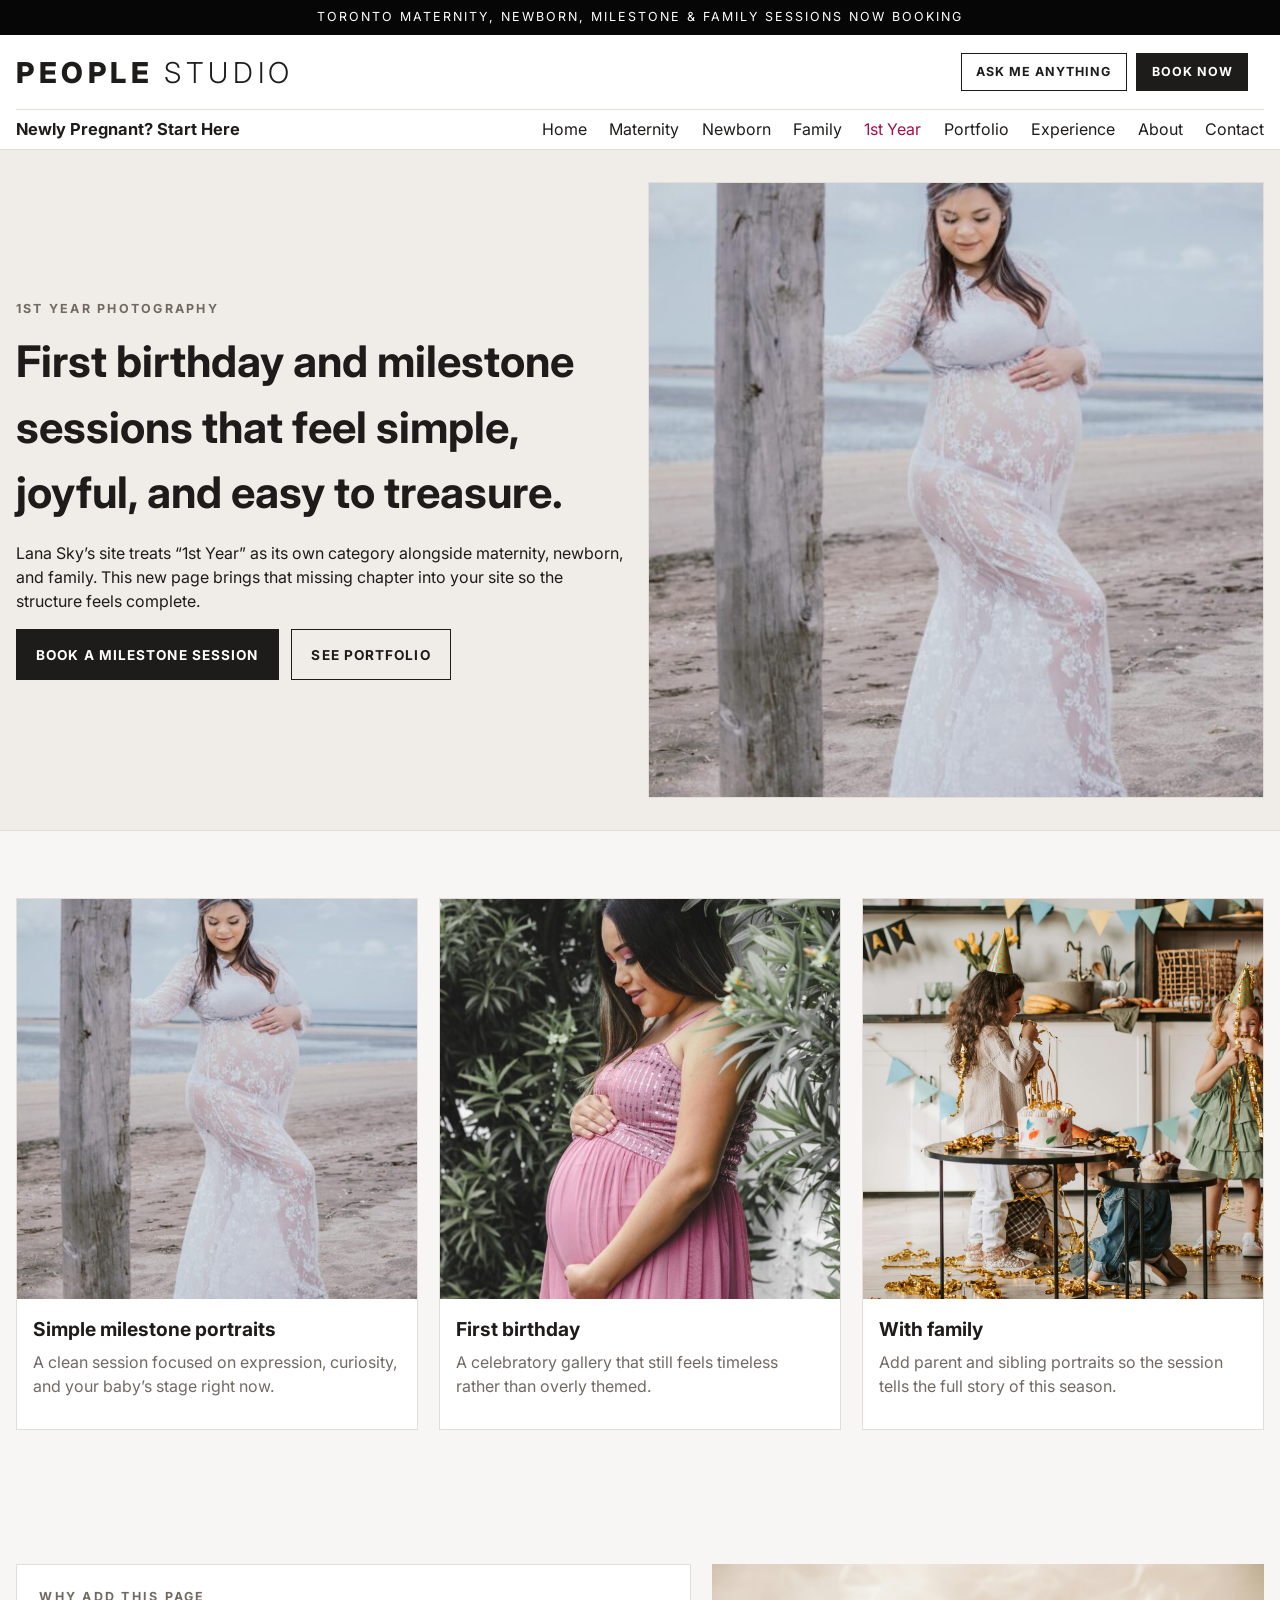
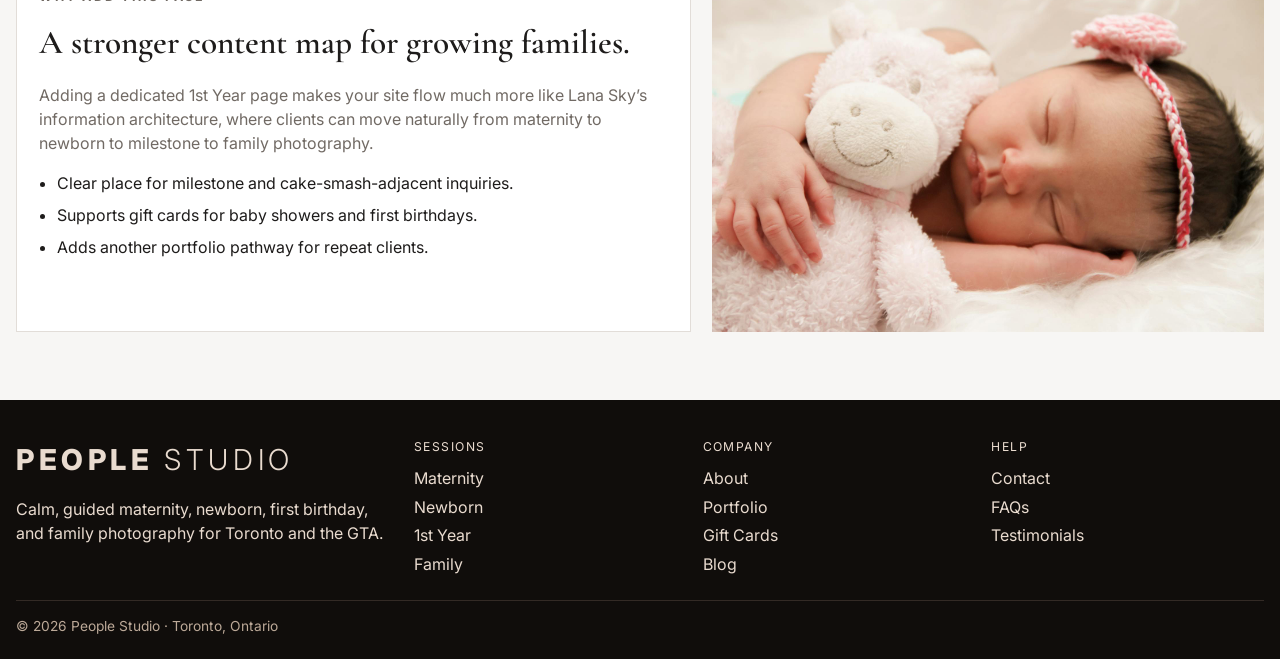
<file: first-birthday.html>
<!doctype html>
<html lang="en">
<head>
  <meta charset="utf-8">
  <meta name="viewport" content="width=device-width,initial-scale=1">
  <title>1st Year Photography | People Studio</title>
  <link rel="preconnect" href="https://fonts.googleapis.com">
  <link rel="preconnect" href="https://fonts.gstatic.com" crossorigin>
  <link href="https://fonts.googleapis.com/css2?family=Cormorant+Garamond:wght@500;600;700&family=Inter:wght@400;500;600;700;800&family=Oswald:wght@500;600;700&display=swap" rel="stylesheet">
  <link rel="stylesheet" href="style.css">
</head>
<body>
<a class="skip-link" href="#main">Skip to content</a>
<div class="announcement">Toronto maternity, newborn, milestone & family sessions now booking</div>
<header class="site-header">
  <div class="container site-header__top">
    <a class="logo" href="index.html">People <span>Studio</span></a>
    <div class="header-actions" aria-label="Quick links">
      <a class="header-action-btn" href="mailto:gemstudiotoronto@gmail.com">Ask me anything</a>
      <a class="header-action-btn header-action-btn--primary" href="contact.html">Book Now</a>
    </div>
    <button class="nav-toggle" type="button" data-nav-toggle aria-expanded="false" aria-controls="mobile-nav">☰</button>
  </div>
  <div class="container site-header__bottom">
    <a class="start-here" href="experience.html">Newly Pregnant? Start Here</a>
    <nav class="primary-nav" aria-label="Primary"><a href="index.html">Home</a><a href="maternity.html">Maternity</a><a href="newborn.html">Newborn</a><a href="family.html">Family</a><a aria-current="page" href="first-birthday.html">1st Year</a><a href="portfolio.html">Portfolio</a><a href="experience.html">Experience</a><a href="about.html">About</a><a href="contact.html">Contact</a></nav>
  </div>
  <nav class="container mobile-nav" id="mobile-nav" data-mobile-nav aria-label="Mobile"><a href="index.html">Home</a><a href="maternity.html">Maternity</a><a href="newborn.html">Newborn</a><a href="family.html">Family</a><a href="first-birthday.html">1st Year</a><a href="portfolio.html">Portfolio</a><a href="experience.html">Experience</a><a href="about.html">About</a><a href="contact.html">Contact</a></nav>
</header>
<main id="main">
<section class="page-hero"><div class="container"><div><p class="kicker">1st year photography</p><h1>First birthday and milestone sessions that feel simple, joyful, and easy to treasure.</h1><p>Lana Sky’s site treats “1st Year” as its own category alongside maternity, newborn, and family. This new page brings that missing chapter into your site so the structure feels complete.</p><div class="btn-row"><a class="btn" href="contact.html">Book a milestone session</a><a class="btn-secondary" href="portfolio.html">See portfolio</a></div></div><img src="assets/maternitypeoplestudio-3-600x600.jpg" alt="Milestone portrait"></div></section>
<section class="section"><div class="container service-grid"><article class="service-card"><img src="assets/maternitypeoplestudio-3-600x600.jpg" alt="Milestone portrait"><div class="service-card__body"><h3>Simple milestone portraits</h3><p>A clean session focused on expression, curiosity, and your baby’s stage right now.</p></div></article><article class="service-card"><img src="assets/maternitypeoplestudio-4-600x600.jpg" alt="First birthday"><div class="service-card__body"><h3>First birthday</h3><p>A celebratory gallery that still feels timeless rather than overly themed.</p></div></article><article class="service-card"><img src="assets/peoplestudiofamilyphotos-2.jpg" alt="Family milestone"><div class="service-card__body"><h3>With family</h3><p>Add parent and sibling portraits so the session tells the full story of this season.</p></div></article></div></section>
<section class="section"><div class="container split"><article class="panel"><p class="kicker">Why add this page</p><h2 class="section-title">A stronger content map for growing families.</h2><p>Adding a dedicated 1st Year page makes your site flow much more like Lana Sky’s information architecture, where clients can move naturally from maternity to newborn to milestone to family photography.</p><ul class="bullets"><li>Clear place for milestone and cake-smash-adjacent inquiries.</li><li>Supports gift cards for baby showers and first birthdays.</li><li>Adds another portfolio pathway for repeat clients.</li></ul></article><img src="assets/people-studio-photo-1.jpg" alt="Baby milestone portrait"></div></section>
</main>
<footer class="site-footer">
  <div class="container footer-grid">
    <div>
      <a class="logo" href="index.html">People <span>Studio</span></a>
      <p>Calm, guided maternity, newborn, first birthday, and family photography for Toronto and the GTA.</p>
    </div>
    <div>
      <p class="footer-title">Sessions</p>
      <a class="footer-link" href="maternity.html">Maternity</a>
      <a class="footer-link" href="newborn.html">Newborn</a>
      <a class="footer-link" href="first-birthday.html">1st Year</a>
      <a class="footer-link" href="family.html">Family</a>
    </div>
    <div>
      <p class="footer-title">Company</p>
      <a class="footer-link" href="about.html">About</a>
      <a class="footer-link" href="portfolio.html">Portfolio</a>
      <a class="footer-link" href="gift-cards.html">Gift Cards</a>
      <a class="footer-link" href="blog.html">Blog</a>
    </div>
    <div>
      <p class="footer-title">Help</p>
      <a class="footer-link" href="contact.html">Contact</a>
      <a class="footer-link" href="faq.html">FAQs</a>
      <a class="footer-link" href="testimonials.html">Testimonials</a>
    </div>
  </div>
  <div class="container footer-bottom">© 2026 People Studio · Toronto, Ontario</div>
</footer>
<script src="app.js"></script>
</body>
</html>
</file>
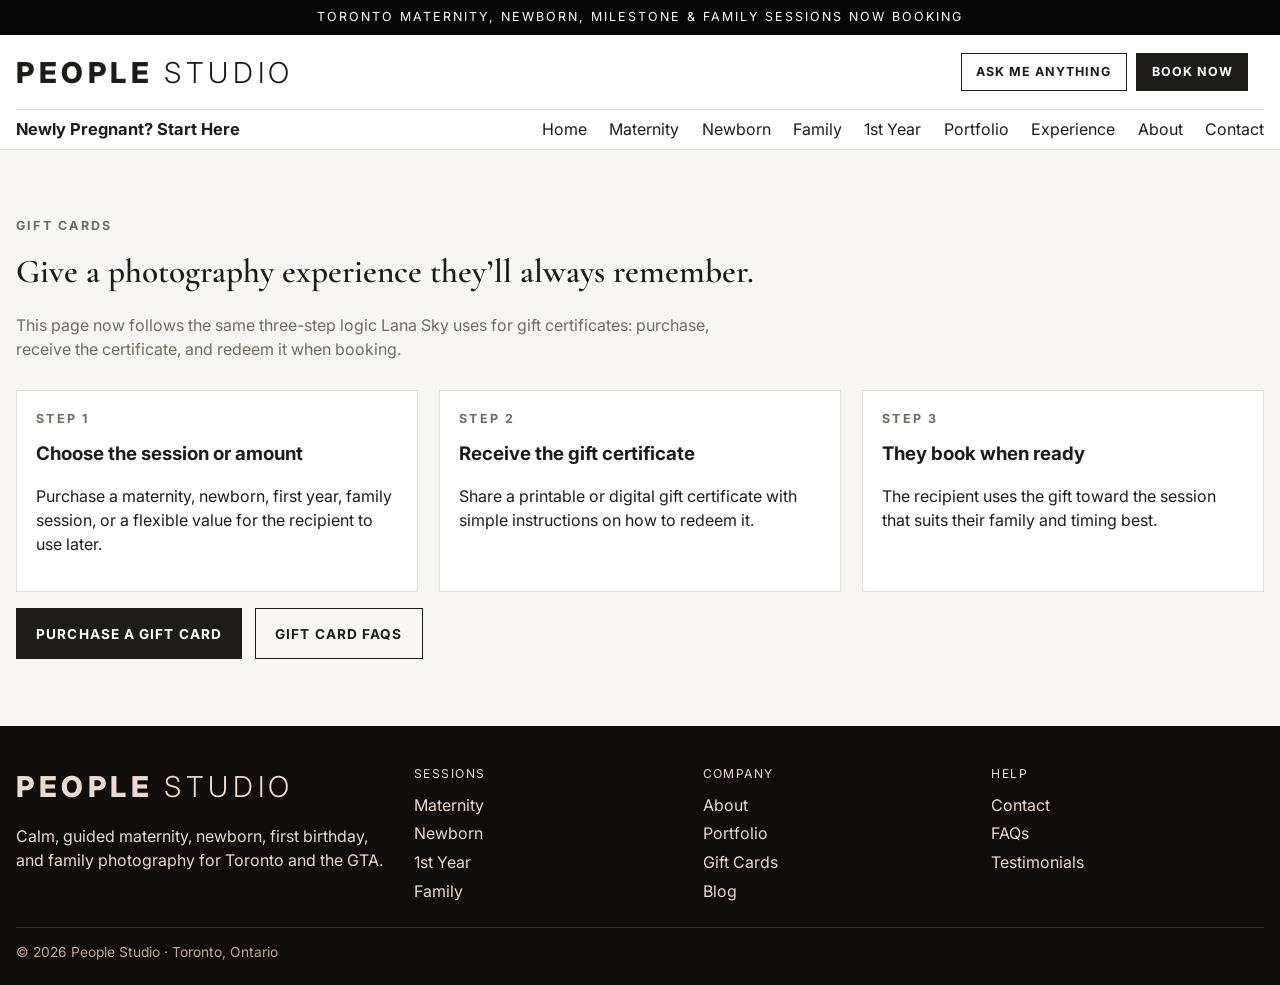
<file: gift-cards.html>
<!doctype html>
<html lang="en">
<head>
  <meta charset="utf-8">
  <meta name="viewport" content="width=device-width,initial-scale=1">
  <title>Gift Cards | People Studio</title>
  <link rel="preconnect" href="https://fonts.googleapis.com">
  <link rel="preconnect" href="https://fonts.gstatic.com" crossorigin>
  <link href="https://fonts.googleapis.com/css2?family=Cormorant+Garamond:wght@500;600;700&family=Inter:wght@400;500;600;700;800&family=Oswald:wght@500;600;700&display=swap" rel="stylesheet">
  <link rel="stylesheet" href="style.css">
</head>
<body>
<a class="skip-link" href="#main">Skip to content</a>
<div class="announcement">Toronto maternity, newborn, milestone & family sessions now booking</div>
<header class="site-header">
  <div class="container site-header__top">
    <a class="logo" href="index.html">People <span>Studio</span></a>
    <div class="header-actions" aria-label="Quick links">
      <a class="header-action-btn" href="mailto:gemstudiotoronto@gmail.com">Ask me anything</a>
      <a class="header-action-btn header-action-btn--primary" href="contact.html">Book Now</a>
    </div>
    <button class="nav-toggle" type="button" data-nav-toggle aria-expanded="false" aria-controls="mobile-nav">☰</button>
  </div>
  <div class="container site-header__bottom">
    <a class="start-here" href="experience.html">Newly Pregnant? Start Here</a>
    <nav class="primary-nav" aria-label="Primary"><a href="index.html">Home</a><a href="maternity.html">Maternity</a><a href="newborn.html">Newborn</a><a href="family.html">Family</a><a href="first-birthday.html">1st Year</a><a href="portfolio.html">Portfolio</a><a href="experience.html">Experience</a><a href="about.html">About</a><a href="contact.html">Contact</a></nav>
  </div>
  <nav class="container mobile-nav" id="mobile-nav" data-mobile-nav aria-label="Mobile"><a href="index.html">Home</a><a href="maternity.html">Maternity</a><a href="newborn.html">Newborn</a><a href="family.html">Family</a><a href="first-birthday.html">1st Year</a><a href="portfolio.html">Portfolio</a><a href="experience.html">Experience</a><a href="about.html">About</a><a href="contact.html">Contact</a></nav>
</header>
<main id="main">
<section class="section"><div class="container"><p class="kicker">Gift cards</p><h1 class="section-title">Give a photography experience they’ll always remember.</h1><p class="section-copy">This page now follows the same three-step logic Lana Sky uses for gift certificates: purchase, receive the certificate, and redeem it when booking.</p><div class="service-grid"><article class="step"><p class="kicker">Step 1</p><h3>Choose the session or amount</h3><p>Purchase a maternity, newborn, first year, family session, or a flexible value for the recipient to use later.</p></article><article class="step"><p class="kicker">Step 2</p><h3>Receive the gift certificate</h3><p>Share a printable or digital gift certificate with simple instructions on how to redeem it.</p></article><article class="step"><p class="kicker">Step 3</p><h3>They book when ready</h3><p>The recipient uses the gift toward the session that suits their family and timing best.</p></article></div><div class="btn-row" style="margin-top:1rem"><a class="btn" href="contact.html">Purchase a gift card</a><a class="btn-secondary" href="faq.html">Gift card FAQs</a></div></div></section>
</main>
<footer class="site-footer">
  <div class="container footer-grid">
    <div>
      <a class="logo" href="index.html">People <span>Studio</span></a>
      <p>Calm, guided maternity, newborn, first birthday, and family photography for Toronto and the GTA.</p>
    </div>
    <div>
      <p class="footer-title">Sessions</p>
      <a class="footer-link" href="maternity.html">Maternity</a>
      <a class="footer-link" href="newborn.html">Newborn</a>
      <a class="footer-link" href="first-birthday.html">1st Year</a>
      <a class="footer-link" href="family.html">Family</a>
    </div>
    <div>
      <p class="footer-title">Company</p>
      <a class="footer-link" href="about.html">About</a>
      <a class="footer-link" href="portfolio.html">Portfolio</a>
      <a class="footer-link" href="gift-cards.html">Gift Cards</a>
      <a class="footer-link" href="blog.html">Blog</a>
    </div>
    <div>
      <p class="footer-title">Help</p>
      <a class="footer-link" href="contact.html">Contact</a>
      <a class="footer-link" href="faq.html">FAQs</a>
      <a class="footer-link" href="testimonials.html">Testimonials</a>
    </div>
  </div>
  <div class="container footer-bottom">© 2026 People Studio · Toronto, Ontario</div>
</footer>
<script src="app.js"></script>
</body>
</html>
</file>
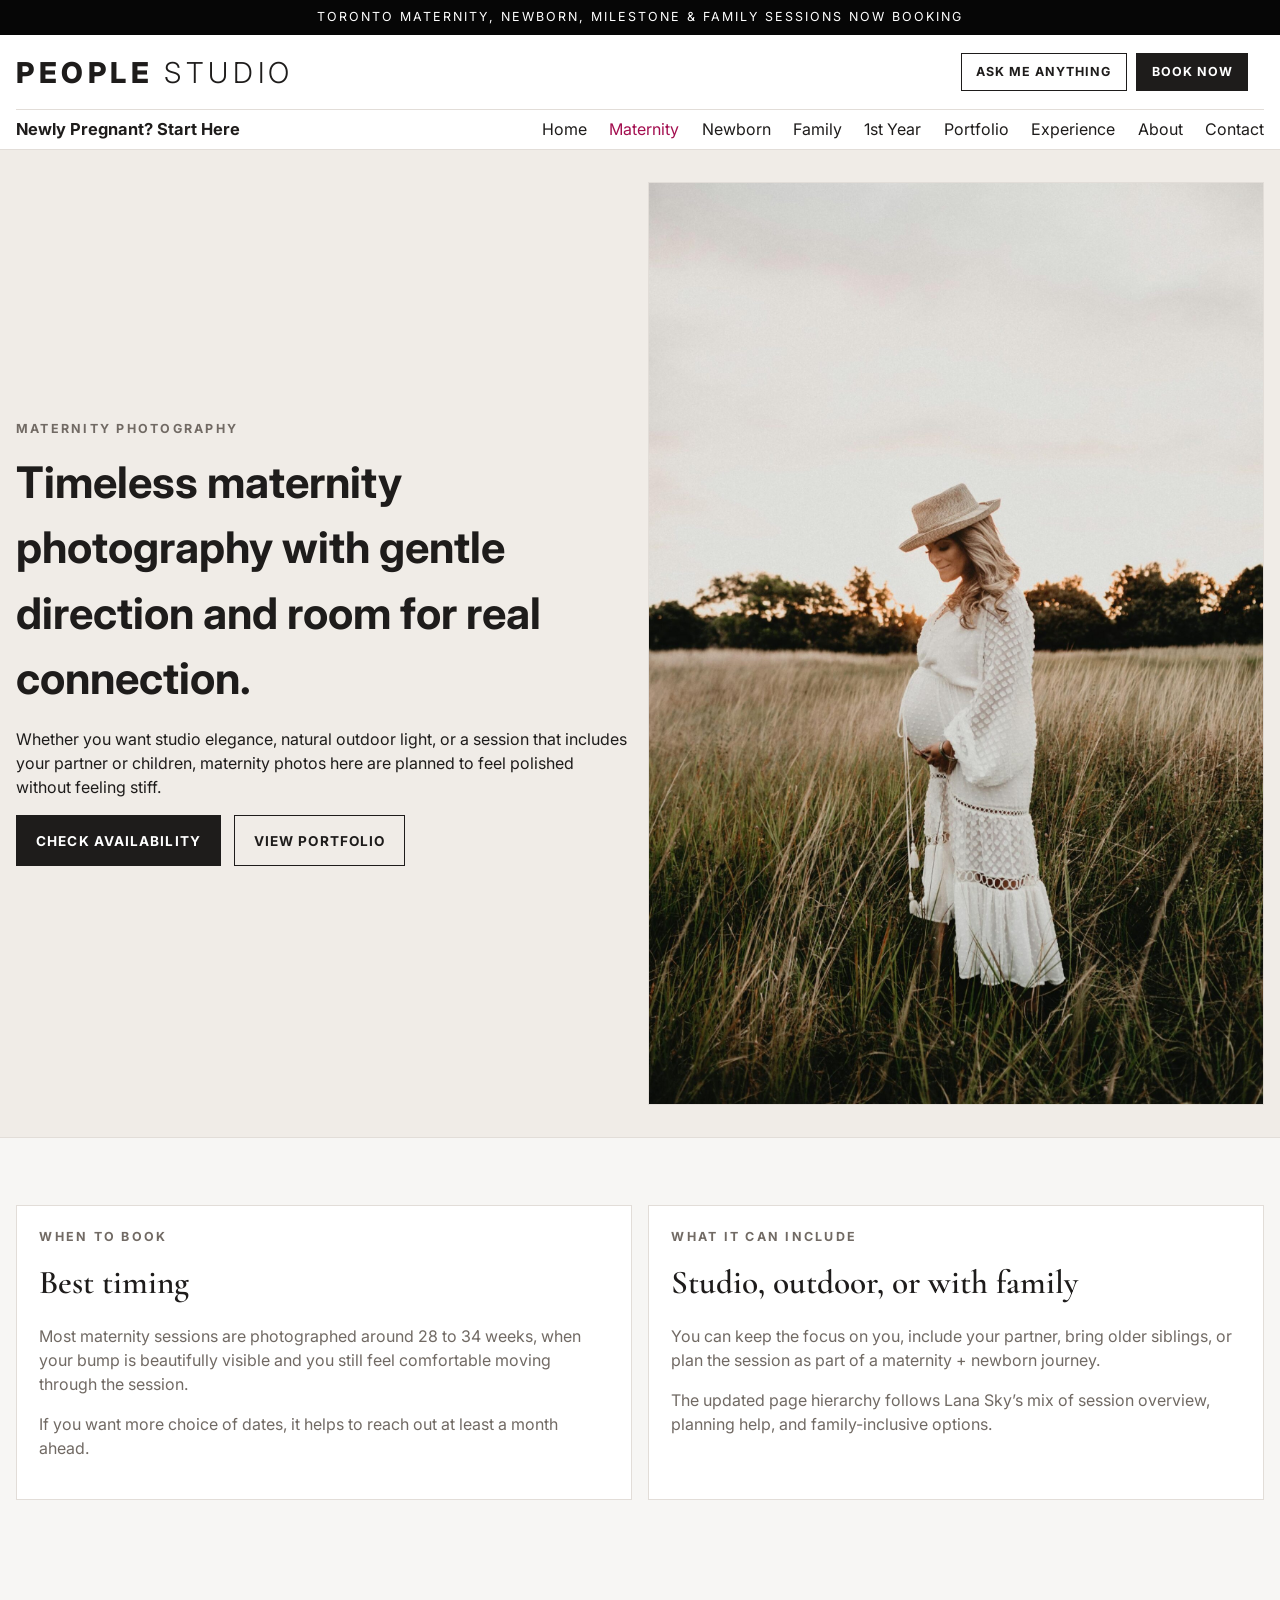
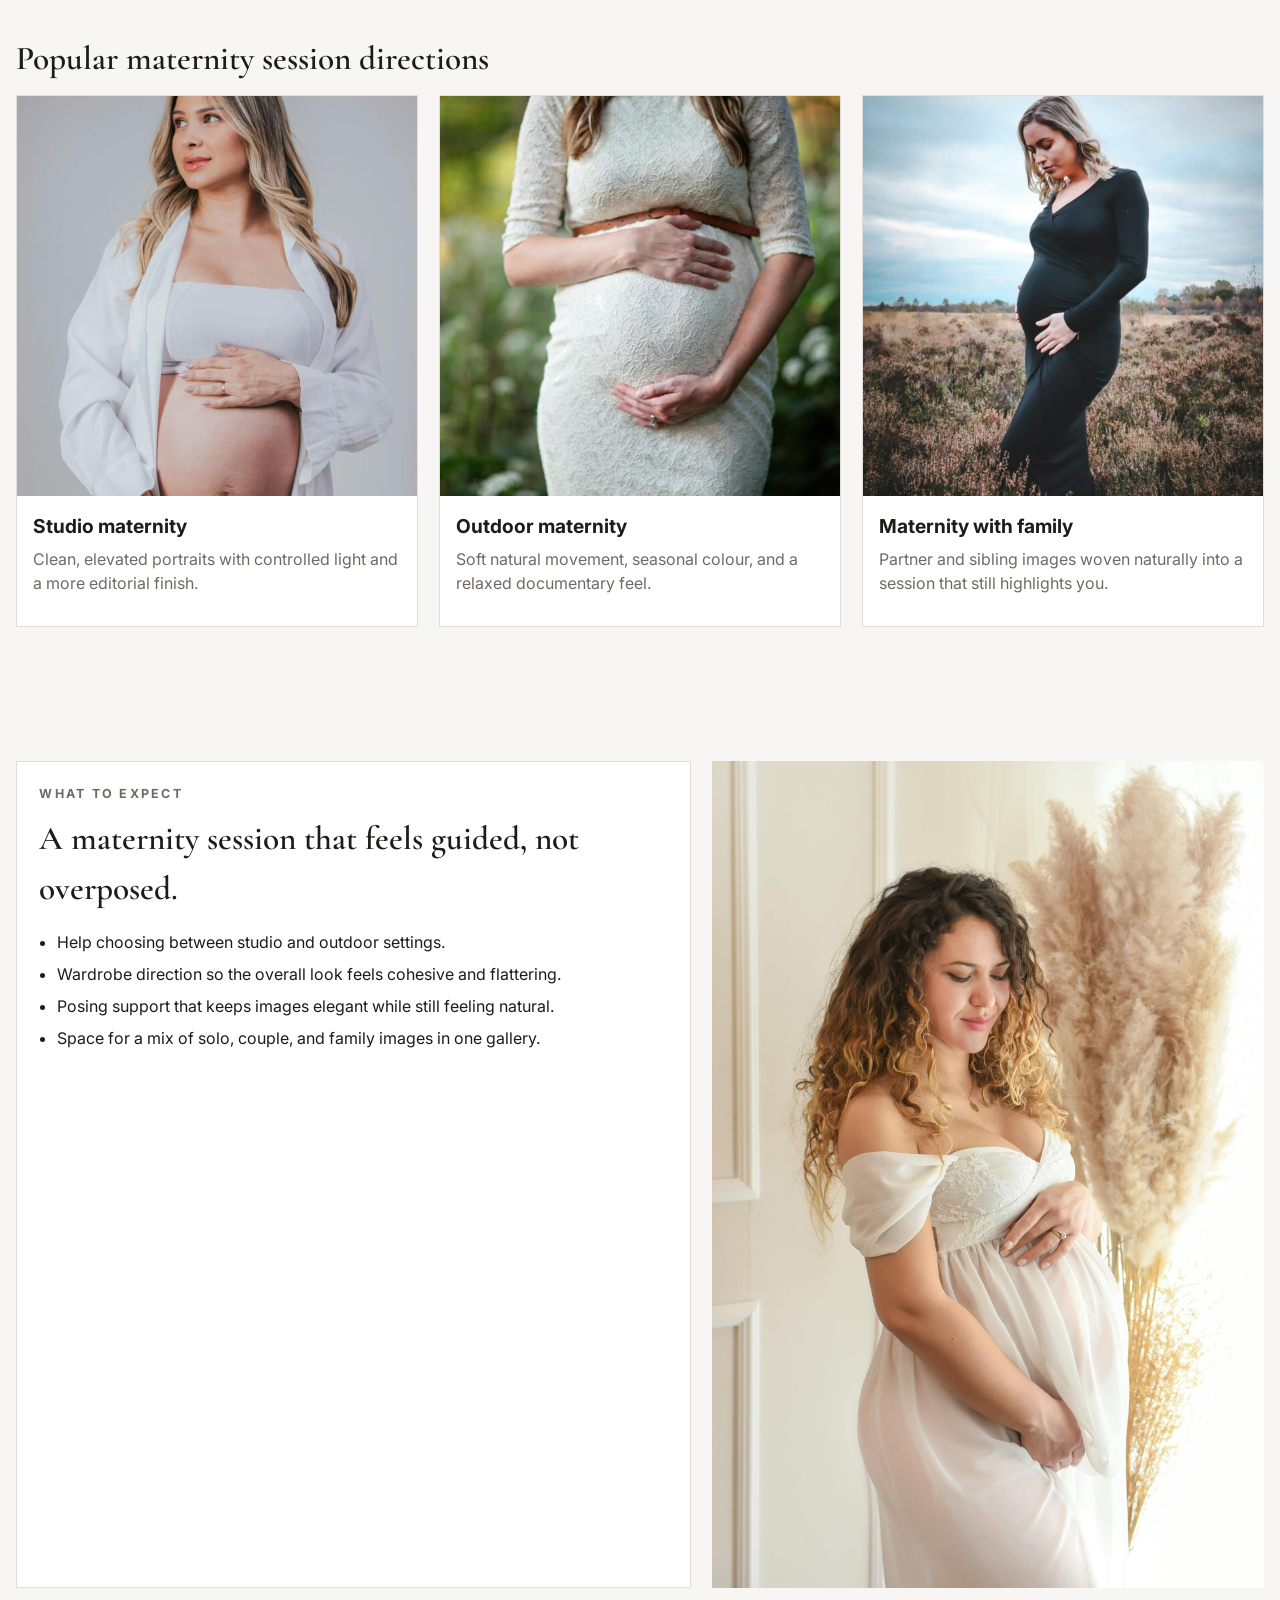
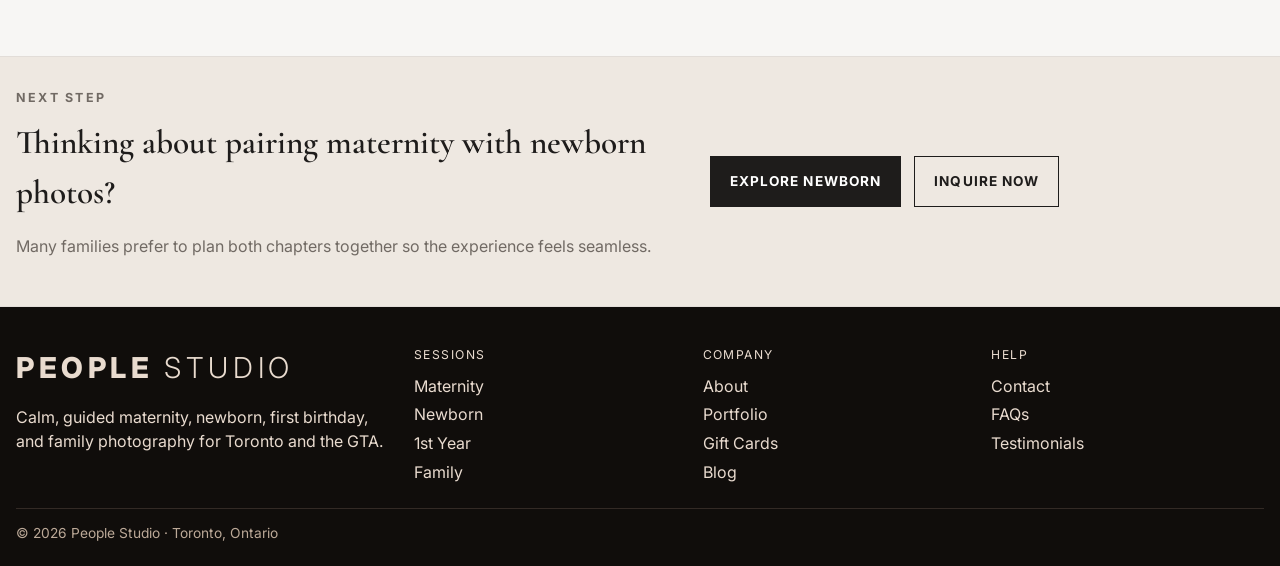
<file: maternity.html>
<!doctype html>
<html lang="en">
<head>
  <meta charset="utf-8">
  <meta name="viewport" content="width=device-width,initial-scale=1">
  <title>Maternity Photography | People Studio</title>
  <link rel="preconnect" href="https://fonts.googleapis.com">
  <link rel="preconnect" href="https://fonts.gstatic.com" crossorigin>
  <link href="https://fonts.googleapis.com/css2?family=Cormorant+Garamond:wght@500;600;700&family=Inter:wght@400;500;600;700;800&family=Oswald:wght@500;600;700&display=swap" rel="stylesheet">
  <link rel="stylesheet" href="style.css">
</head>
<body>
<a class="skip-link" href="#main">Skip to content</a>
<div class="announcement">Toronto maternity, newborn, milestone & family sessions now booking</div>
<header class="site-header">
  <div class="container site-header__top">
    <a class="logo" href="index.html">People <span>Studio</span></a>
    <div class="header-actions" aria-label="Quick links">
      <a class="header-action-btn" href="mailto:gemstudiotoronto@gmail.com">Ask me anything</a>
      <a class="header-action-btn header-action-btn--primary" href="contact.html">Book Now</a>
    </div>
    <button class="nav-toggle" type="button" data-nav-toggle aria-expanded="false" aria-controls="mobile-nav">☰</button>
  </div>
  <div class="container site-header__bottom">
    <a class="start-here" href="experience.html">Newly Pregnant? Start Here</a>
    <nav class="primary-nav" aria-label="Primary"><a href="index.html">Home</a><a aria-current="page" href="maternity.html">Maternity</a><a href="newborn.html">Newborn</a><a href="family.html">Family</a><a href="first-birthday.html">1st Year</a><a href="portfolio.html">Portfolio</a><a href="experience.html">Experience</a><a href="about.html">About</a><a href="contact.html">Contact</a></nav>
  </div>
  <nav class="container mobile-nav" id="mobile-nav" data-mobile-nav aria-label="Mobile"><a href="index.html">Home</a><a href="maternity.html">Maternity</a><a href="newborn.html">Newborn</a><a href="family.html">Family</a><a href="first-birthday.html">1st Year</a><a href="portfolio.html">Portfolio</a><a href="experience.html">Experience</a><a href="about.html">About</a><a href="contact.html">Contact</a></nav>
</header>
<main id="main">
<section class="page-hero"><div class="container"><div><p class="kicker">Maternity photography</p><h1>Timeless maternity photography with gentle direction and room for real connection.</h1><p>Whether you want studio elegance, natural outdoor light, or a session that includes your partner or children, maternity photos here are planned to feel polished without feeling stiff.</p><div class="btn-row"><a class="btn" href="contact.html">Check availability</a><a class="btn-secondary" href="portfolio.html">View portfolio</a></div></div><img src="assets/peoplestudiomaternityheader-3-scaled.jpg" alt="Maternity portrait in studio"></div></section>
<section class="section"><div class="container cards-2"><article class="panel"><p class="kicker">When to book</p><h2 class="section-title">Best timing</h2><p>Most maternity sessions are photographed around 28 to 34 weeks, when your bump is beautifully visible and you still feel comfortable moving through the session.</p><p>If you want more choice of dates, it helps to reach out at least a month ahead.</p></article><article class="panel"><p class="kicker">What it can include</p><h2 class="section-title">Studio, outdoor, or with family</h2><p>You can keep the focus on you, include your partner, bring older siblings, or plan the session as part of a maternity + newborn journey.</p><p>The updated page hierarchy follows Lana Sky’s mix of session overview, planning help, and family-inclusive options.</p></article></div></section>
<section class="section"><div class="container"><h2 class="section-title">Popular maternity session directions</h2><div class="service-grid"><article class="service-card"><img src="assets/peoplestudiomaternityheader-1-600x600.jpg" alt="Studio maternity"><div class="service-card__body"><h3>Studio maternity</h3><p>Clean, elevated portraits with controlled light and a more editorial finish.</p></div></article><article class="service-card"><img src="assets/peoplestudiomaternityheader-2-600x600.jpg" alt="Outdoor maternity"><div class="service-card__body"><h3>Outdoor maternity</h3><p>Soft natural movement, seasonal colour, and a relaxed documentary feel.</p></div></article><article class="service-card"><img src="assets/peoplestudiomaternityheader-5-600x600.jpg" alt="Maternity with family"><div class="service-card__body"><h3>Maternity with family</h3><p>Partner and sibling images woven naturally into a session that still highlights you.</p></div></article></div></div></section>
<section class="section"><div class="container split"><article class="panel"><p class="kicker">What to expect</p><h2 class="section-title">A maternity session that feels guided, not overposed.</h2><ul class="bullets"><li>Help choosing between studio and outdoor settings.</li><li>Wardrobe direction so the overall look feels cohesive and flattering.</li><li>Posing support that keeps images elegant while still feeling natural.</li><li>Space for a mix of solo, couple, and family images in one gallery.</li></ul></article><img src="assets/peoplestudiomaternityheader-6-scaled.jpg" alt="Maternity detail portrait"></div></section>
<section class="cta-band"><div class="container"><div><p class="kicker">Next step</p><h2 class="section-title">Thinking about pairing maternity with newborn photos?</h2><p class="muted">Many families prefer to plan both chapters together so the experience feels seamless.</p></div><div class="btn-row"><a class="btn" href="newborn.html">Explore newborn</a><a class="btn-secondary" href="contact.html">Inquire now</a></div></div></section>
</main>
<footer class="site-footer">
  <div class="container footer-grid">
    <div>
      <a class="logo" href="index.html">People <span>Studio</span></a>
      <p>Calm, guided maternity, newborn, first birthday, and family photography for Toronto and the GTA.</p>
    </div>
    <div>
      <p class="footer-title">Sessions</p>
      <a class="footer-link" href="maternity.html">Maternity</a>
      <a class="footer-link" href="newborn.html">Newborn</a>
      <a class="footer-link" href="first-birthday.html">1st Year</a>
      <a class="footer-link" href="family.html">Family</a>
    </div>
    <div>
      <p class="footer-title">Company</p>
      <a class="footer-link" href="about.html">About</a>
      <a class="footer-link" href="portfolio.html">Portfolio</a>
      <a class="footer-link" href="gift-cards.html">Gift Cards</a>
      <a class="footer-link" href="blog.html">Blog</a>
    </div>
    <div>
      <p class="footer-title">Help</p>
      <a class="footer-link" href="contact.html">Contact</a>
      <a class="footer-link" href="faq.html">FAQs</a>
      <a class="footer-link" href="testimonials.html">Testimonials</a>
    </div>
  </div>
  <div class="container footer-bottom">© 2026 People Studio · Toronto, Ontario</div>
</footer>
<script src="app.js"></script>
</body>
</html>
</file>
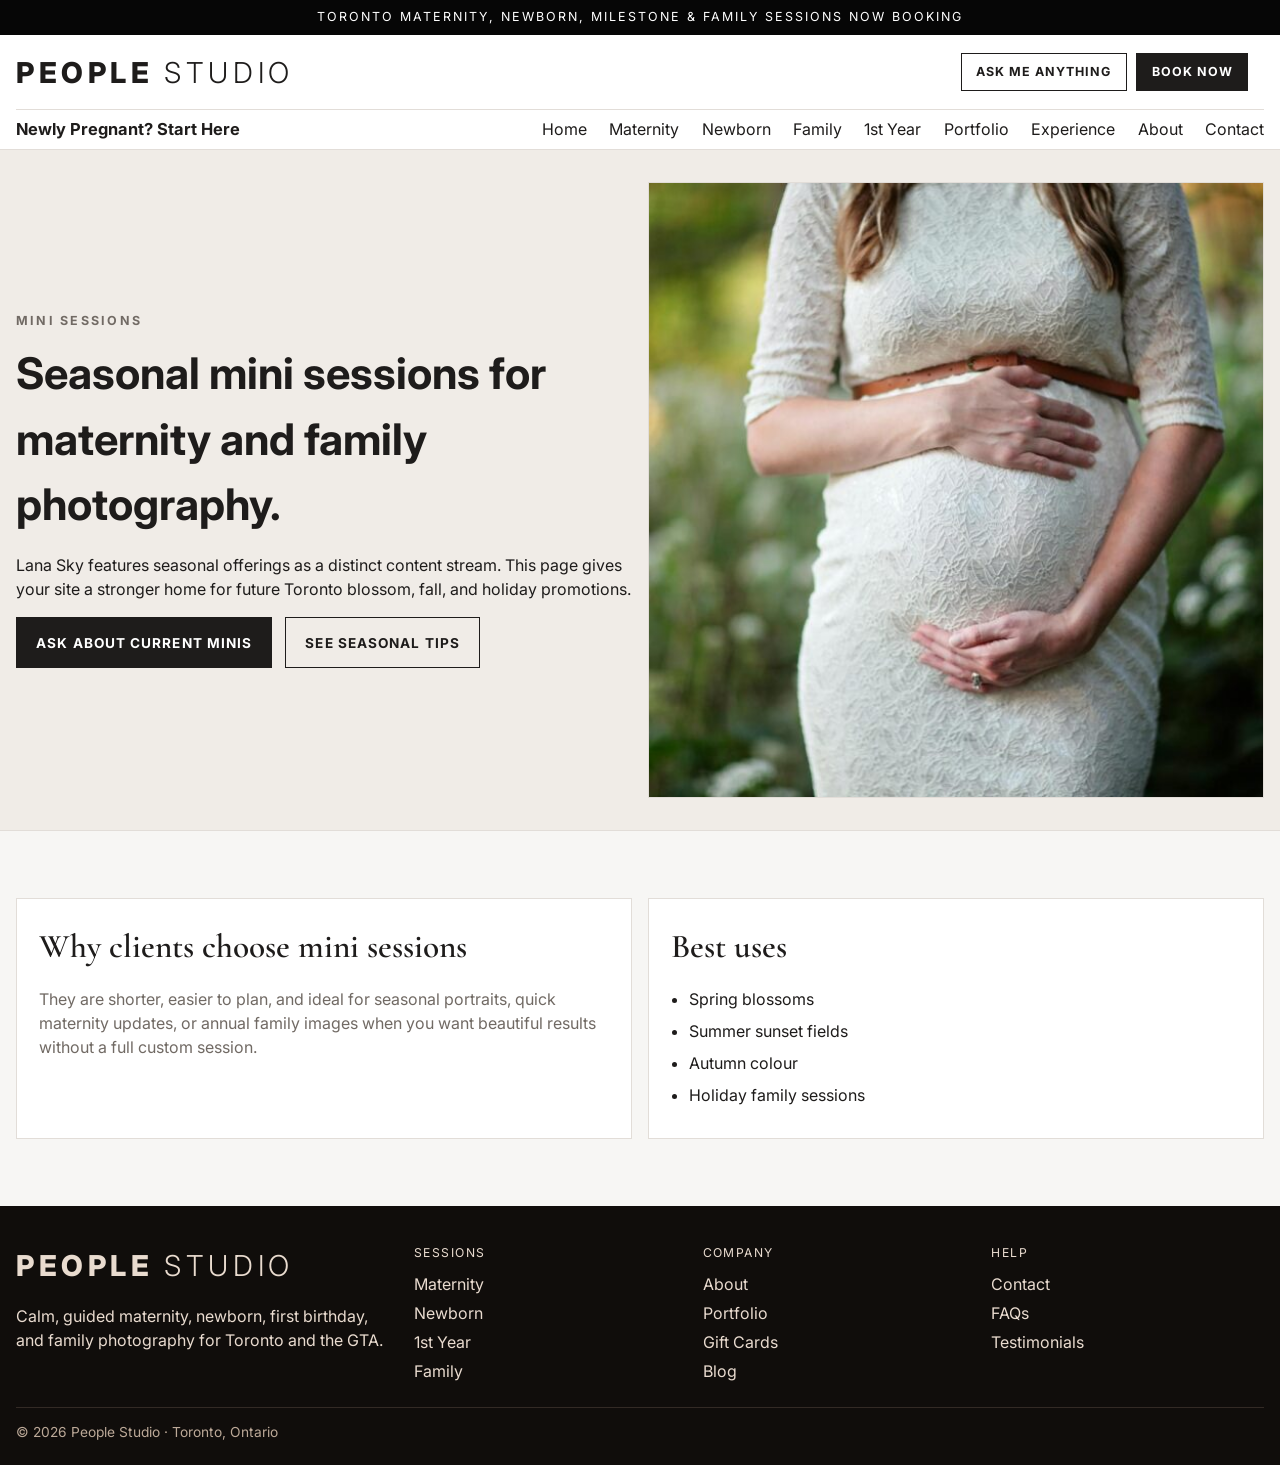
<file: mini-sessions.html>
<!doctype html>
<html lang="en">
<head>
  <meta charset="utf-8">
  <meta name="viewport" content="width=device-width,initial-scale=1">
  <title>Mini Sessions | People Studio</title>
  <link rel="preconnect" href="https://fonts.googleapis.com">
  <link rel="preconnect" href="https://fonts.gstatic.com" crossorigin>
  <link href="https://fonts.googleapis.com/css2?family=Cormorant+Garamond:wght@500;600;700&family=Inter:wght@400;500;600;700;800&family=Oswald:wght@500;600;700&display=swap" rel="stylesheet">
  <link rel="stylesheet" href="style.css">
</head>
<body>
<a class="skip-link" href="#main">Skip to content</a>
<div class="announcement">Toronto maternity, newborn, milestone & family sessions now booking</div>
<header class="site-header">
  <div class="container site-header__top">
    <a class="logo" href="index.html">People <span>Studio</span></a>
    <div class="header-actions" aria-label="Quick links">
      <a class="header-action-btn" href="mailto:gemstudiotoronto@gmail.com">Ask me anything</a>
      <a class="header-action-btn header-action-btn--primary" href="contact.html">Book Now</a>
    </div>
    <button class="nav-toggle" type="button" data-nav-toggle aria-expanded="false" aria-controls="mobile-nav">☰</button>
  </div>
  <div class="container site-header__bottom">
    <a class="start-here" href="experience.html">Newly Pregnant? Start Here</a>
    <nav class="primary-nav" aria-label="Primary"><a href="index.html">Home</a><a href="maternity.html">Maternity</a><a href="newborn.html">Newborn</a><a href="family.html">Family</a><a href="first-birthday.html">1st Year</a><a href="portfolio.html">Portfolio</a><a href="experience.html">Experience</a><a href="about.html">About</a><a href="contact.html">Contact</a></nav>
  </div>
  <nav class="container mobile-nav" id="mobile-nav" data-mobile-nav aria-label="Mobile"><a href="index.html">Home</a><a href="maternity.html">Maternity</a><a href="newborn.html">Newborn</a><a href="family.html">Family</a><a href="first-birthday.html">1st Year</a><a href="portfolio.html">Portfolio</a><a href="experience.html">Experience</a><a href="about.html">About</a><a href="contact.html">Contact</a></nav>
</header>
<main id="main">
<section class="page-hero"><div class="container"><div><p class="kicker">Mini sessions</p><h1>Seasonal mini sessions for maternity and family photography.</h1><p>Lana Sky features seasonal offerings as a distinct content stream. This page gives your site a stronger home for future Toronto blossom, fall, and holiday promotions.</p><div class="btn-row"><a class="btn" href="contact.html">Ask about current minis</a><a class="btn-secondary" href="blog.html">See seasonal tips</a></div></div><img src="assets/peoplestudiomaternityheader-2-600x600.jpg" alt="Mini sessions"></div></section>
<section class="section"><div class="container cards-2"><article class="panel"><h2 class="section-title">Why clients choose mini sessions</h2><p>They are shorter, easier to plan, and ideal for seasonal portraits, quick maternity updates, or annual family images when you want beautiful results without a full custom session.</p></article><article class="panel"><h2 class="section-title">Best uses</h2><ul class="bullets"><li>Spring blossoms</li><li>Summer sunset fields</li><li>Autumn colour</li><li>Holiday family sessions</li></ul></article></div></section>
</main>
<footer class="site-footer">
  <div class="container footer-grid">
    <div>
      <a class="logo" href="index.html">People <span>Studio</span></a>
      <p>Calm, guided maternity, newborn, first birthday, and family photography for Toronto and the GTA.</p>
    </div>
    <div>
      <p class="footer-title">Sessions</p>
      <a class="footer-link" href="maternity.html">Maternity</a>
      <a class="footer-link" href="newborn.html">Newborn</a>
      <a class="footer-link" href="first-birthday.html">1st Year</a>
      <a class="footer-link" href="family.html">Family</a>
    </div>
    <div>
      <p class="footer-title">Company</p>
      <a class="footer-link" href="about.html">About</a>
      <a class="footer-link" href="portfolio.html">Portfolio</a>
      <a class="footer-link" href="gift-cards.html">Gift Cards</a>
      <a class="footer-link" href="blog.html">Blog</a>
    </div>
    <div>
      <p class="footer-title">Help</p>
      <a class="footer-link" href="contact.html">Contact</a>
      <a class="footer-link" href="faq.html">FAQs</a>
      <a class="footer-link" href="testimonials.html">Testimonials</a>
    </div>
  </div>
  <div class="container footer-bottom">© 2026 People Studio · Toronto, Ontario</div>
</footer>
<script src="app.js"></script>
</body>
</html>
</file>
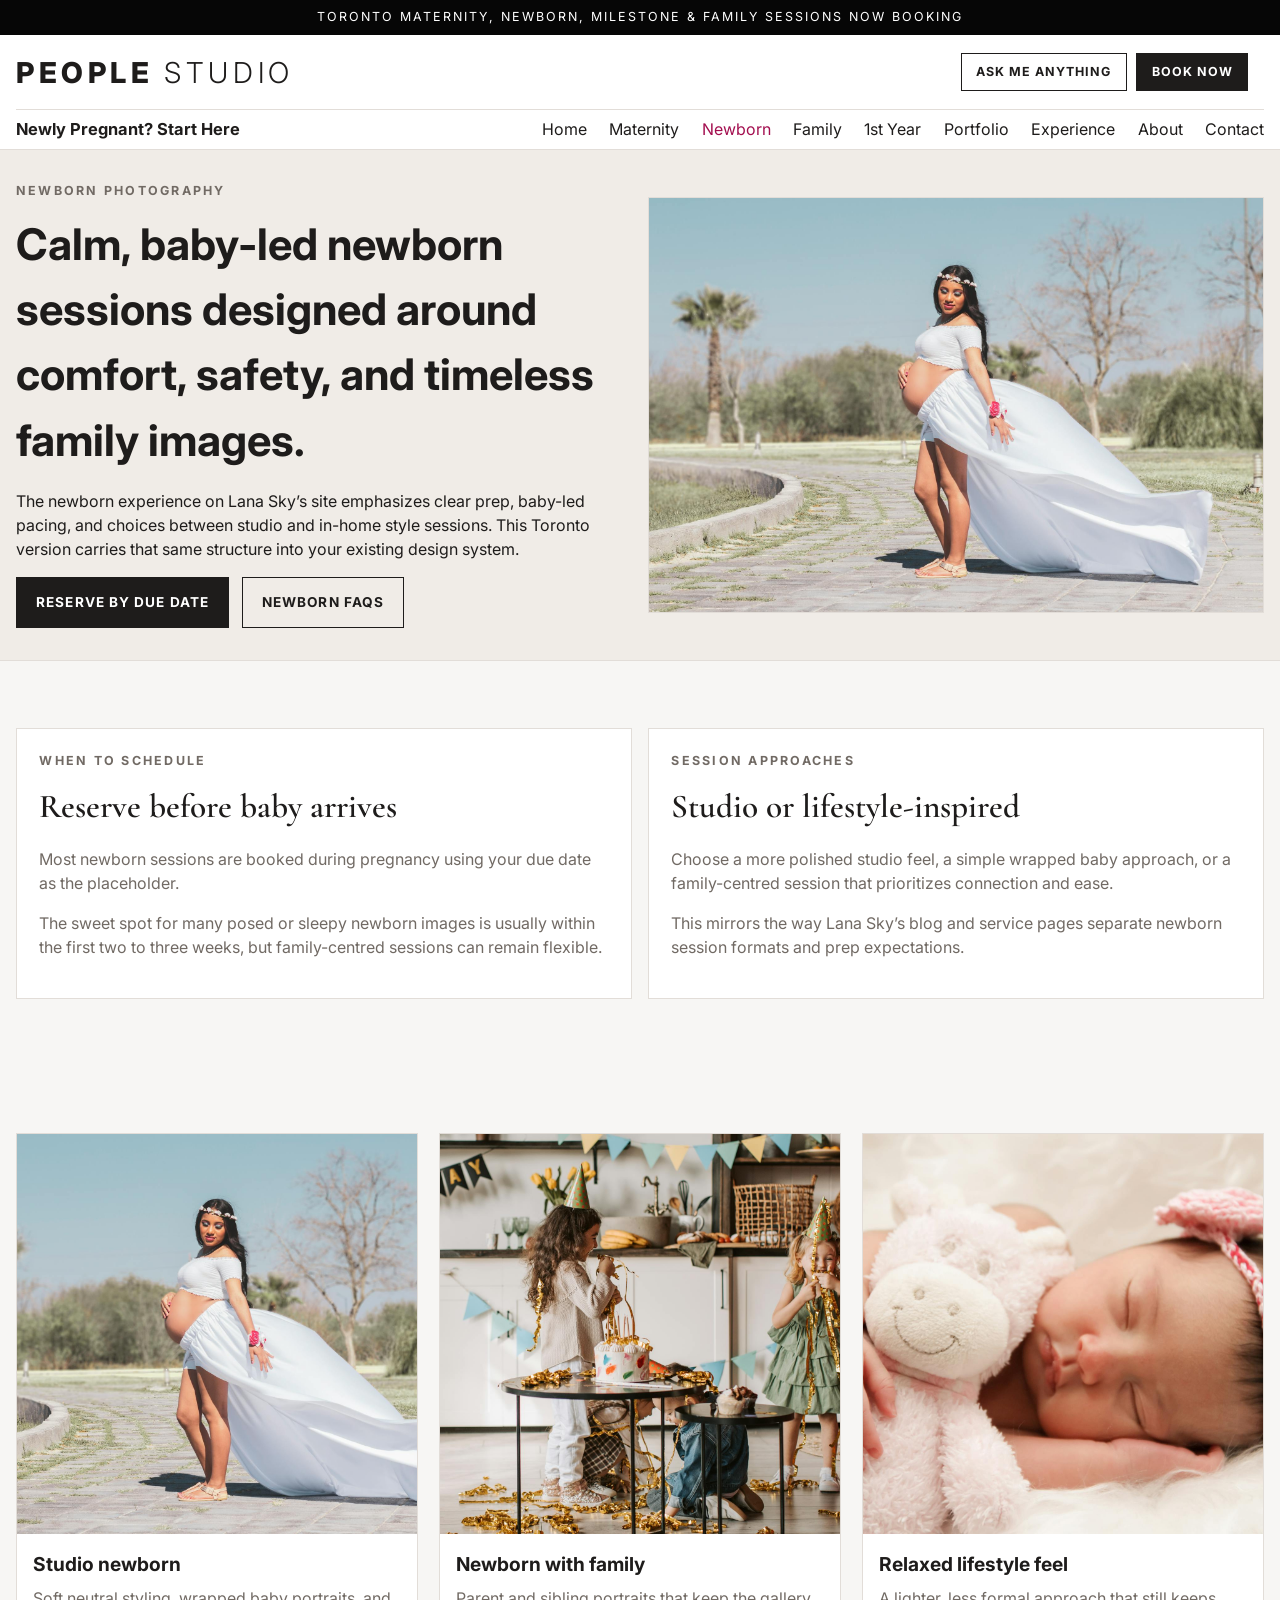
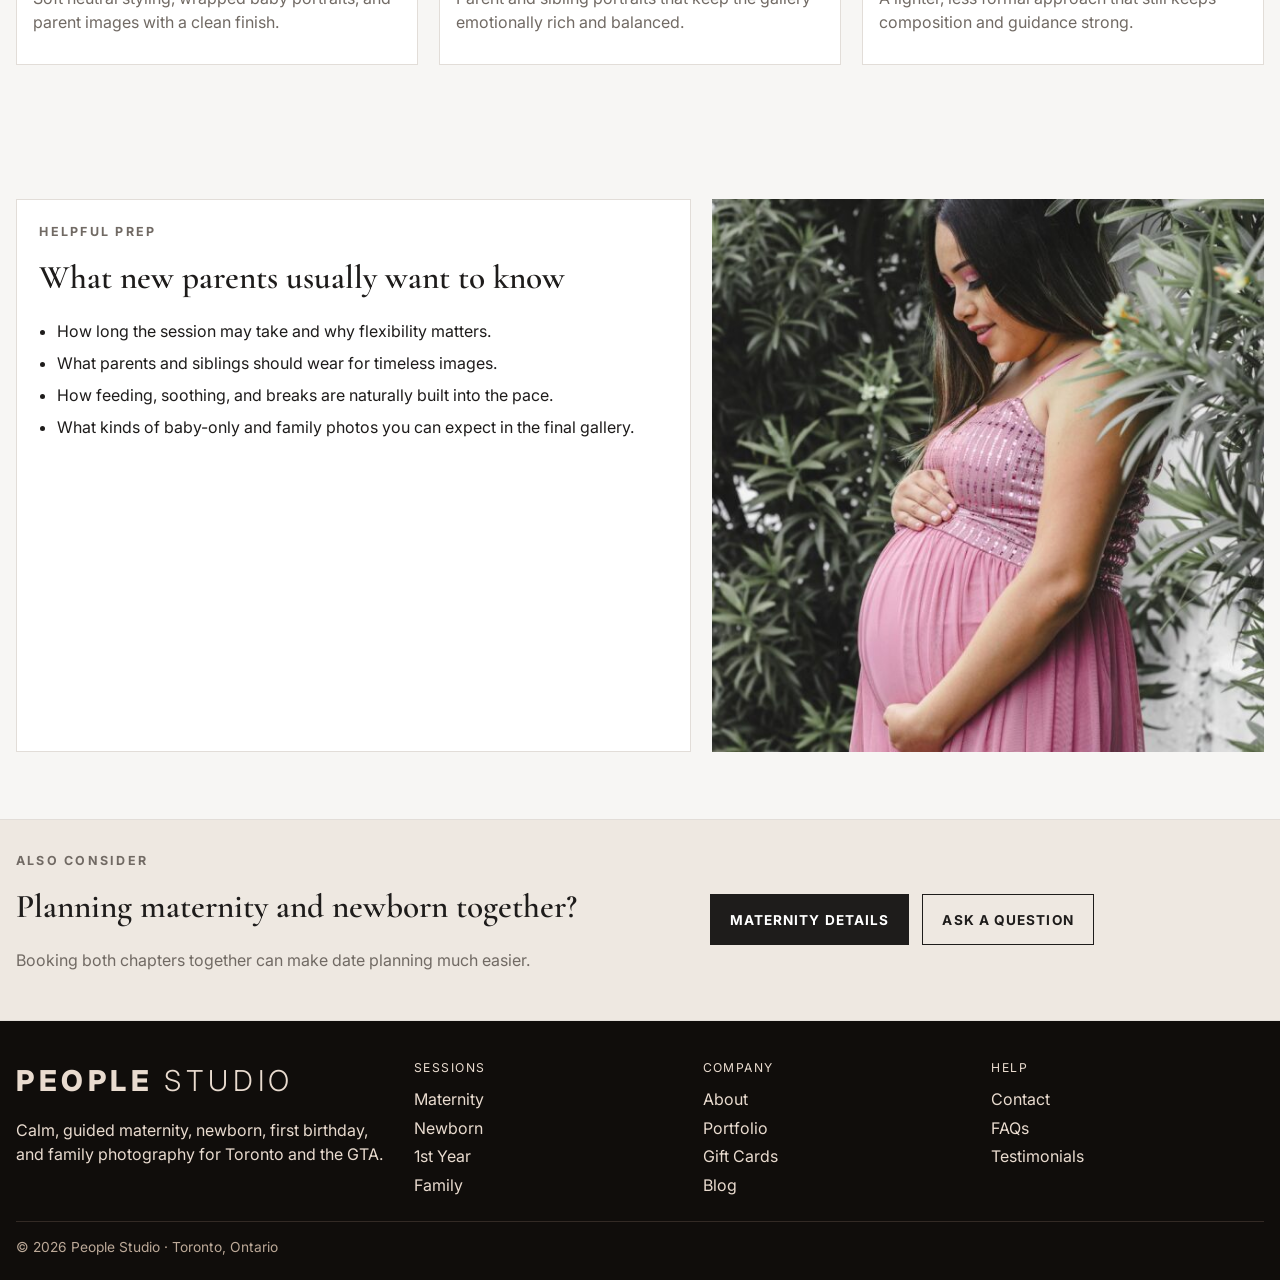
<file: newborn.html>
<!doctype html>
<html lang="en">
<head>
  <meta charset="utf-8">
  <meta name="viewport" content="width=device-width,initial-scale=1">
  <title>Newborn Photography | People Studio</title>
  <link rel="preconnect" href="https://fonts.googleapis.com">
  <link rel="preconnect" href="https://fonts.gstatic.com" crossorigin>
  <link href="https://fonts.googleapis.com/css2?family=Cormorant+Garamond:wght@500;600;700&family=Inter:wght@400;500;600;700;800&family=Oswald:wght@500;600;700&display=swap" rel="stylesheet">
  <link rel="stylesheet" href="style.css">
</head>
<body>
<a class="skip-link" href="#main">Skip to content</a>
<div class="announcement">Toronto maternity, newborn, milestone & family sessions now booking</div>
<header class="site-header">
  <div class="container site-header__top">
    <a class="logo" href="index.html">People <span>Studio</span></a>
    <div class="header-actions" aria-label="Quick links">
      <a class="header-action-btn" href="mailto:gemstudiotoronto@gmail.com">Ask me anything</a>
      <a class="header-action-btn header-action-btn--primary" href="contact.html">Book Now</a>
    </div>
    <button class="nav-toggle" type="button" data-nav-toggle aria-expanded="false" aria-controls="mobile-nav">☰</button>
  </div>
  <div class="container site-header__bottom">
    <a class="start-here" href="experience.html">Newly Pregnant? Start Here</a>
    <nav class="primary-nav" aria-label="Primary"><a href="index.html">Home</a><a href="maternity.html">Maternity</a><a aria-current="page" href="newborn.html">Newborn</a><a href="family.html">Family</a><a href="first-birthday.html">1st Year</a><a href="portfolio.html">Portfolio</a><a href="experience.html">Experience</a><a href="about.html">About</a><a href="contact.html">Contact</a></nav>
  </div>
  <nav class="container mobile-nav" id="mobile-nav" data-mobile-nav aria-label="Mobile"><a href="index.html">Home</a><a href="maternity.html">Maternity</a><a href="newborn.html">Newborn</a><a href="family.html">Family</a><a href="first-birthday.html">1st Year</a><a href="portfolio.html">Portfolio</a><a href="experience.html">Experience</a><a href="about.html">About</a><a href="contact.html">Contact</a></nav>
</header>
<main id="main">
<section class="page-hero"><div class="container"><div><p class="kicker">Newborn photography</p><h1>Calm, baby-led newborn sessions designed around comfort, safety, and timeless family images.</h1><p>The newborn experience on Lana Sky’s site emphasizes clear prep, baby-led pacing, and choices between studio and in-home style sessions. This Toronto version carries that same structure into your existing design system.</p><div class="btn-row"><a class="btn" href="contact.html">Reserve by due date</a><a class="btn-secondary" href="faq.html">Newborn FAQs</a></div></div><img src="assets/peoplestudiophotomain-2.jpg" alt="Newborn portrait"></div></section>
<section class="section"><div class="container cards-2"><article class="panel"><p class="kicker">When to schedule</p><h2 class="section-title">Reserve before baby arrives</h2><p>Most newborn sessions are booked during pregnancy using your due date as the placeholder.</p><p>The sweet spot for many posed or sleepy newborn images is usually within the first two to three weeks, but family-centred sessions can remain flexible.</p></article><article class="panel"><p class="kicker">Session approaches</p><h2 class="section-title">Studio or lifestyle-inspired</h2><p>Choose a more polished studio feel, a simple wrapped baby approach, or a family-centred session that prioritizes connection and ease.</p><p>This mirrors the way Lana Sky’s blog and service pages separate newborn session formats and prep expectations.</p></article></div></section>
<section class="section"><div class="container service-grid"><article class="service-card"><img src="assets/peoplestudiophotomain-2.jpg" alt="Studio newborn"><div class="service-card__body"><h3>Studio newborn</h3><p>Soft neutral styling, wrapped baby portraits, and parent images with a clean finish.</p></div></article><article class="service-card"><img src="assets/peoplestudiofamilyphotos-2.jpg" alt="Newborn with parents"><div class="service-card__body"><h3>Newborn with family</h3><p>Parent and sibling portraits that keep the gallery emotionally rich and balanced.</p></div></article><article class="service-card"><img src="assets/people-studio-photo-1.jpg" alt="Lifestyle newborn"><div class="service-card__body"><h3>Relaxed lifestyle feel</h3><p>A lighter, less formal approach that still keeps composition and guidance strong.</p></div></article></div></section>
<section class="section"><div class="container split"><article class="panel"><p class="kicker">Helpful prep</p><h2 class="section-title">What new parents usually want to know</h2><ul class="bullets"><li>How long the session may take and why flexibility matters.</li><li>What parents and siblings should wear for timeless images.</li><li>How feeding, soothing, and breaks are naturally built into the pace.</li><li>What kinds of baby-only and family photos you can expect in the final gallery.</li></ul></article><img src="assets/maternitypeoplestudio-4-600x600.jpg" alt="Newborn planning"></div></section>
<section class="cta-band"><div class="container"><div><p class="kicker">Also consider</p><h2 class="section-title">Planning maternity and newborn together?</h2><p class="muted">Booking both chapters together can make date planning much easier.</p></div><div class="btn-row"><a class="btn" href="maternity.html">Maternity details</a><a class="btn-secondary" href="contact.html">Ask a question</a></div></div></section>
</main>
<footer class="site-footer">
  <div class="container footer-grid">
    <div>
      <a class="logo" href="index.html">People <span>Studio</span></a>
      <p>Calm, guided maternity, newborn, first birthday, and family photography for Toronto and the GTA.</p>
    </div>
    <div>
      <p class="footer-title">Sessions</p>
      <a class="footer-link" href="maternity.html">Maternity</a>
      <a class="footer-link" href="newborn.html">Newborn</a>
      <a class="footer-link" href="first-birthday.html">1st Year</a>
      <a class="footer-link" href="family.html">Family</a>
    </div>
    <div>
      <p class="footer-title">Company</p>
      <a class="footer-link" href="about.html">About</a>
      <a class="footer-link" href="portfolio.html">Portfolio</a>
      <a class="footer-link" href="gift-cards.html">Gift Cards</a>
      <a class="footer-link" href="blog.html">Blog</a>
    </div>
    <div>
      <p class="footer-title">Help</p>
      <a class="footer-link" href="contact.html">Contact</a>
      <a class="footer-link" href="faq.html">FAQs</a>
      <a class="footer-link" href="testimonials.html">Testimonials</a>
    </div>
  </div>
  <div class="container footer-bottom">© 2026 People Studio · Toronto, Ontario</div>
</footer>
<script src="app.js"></script>
</body>
</html>
</file>
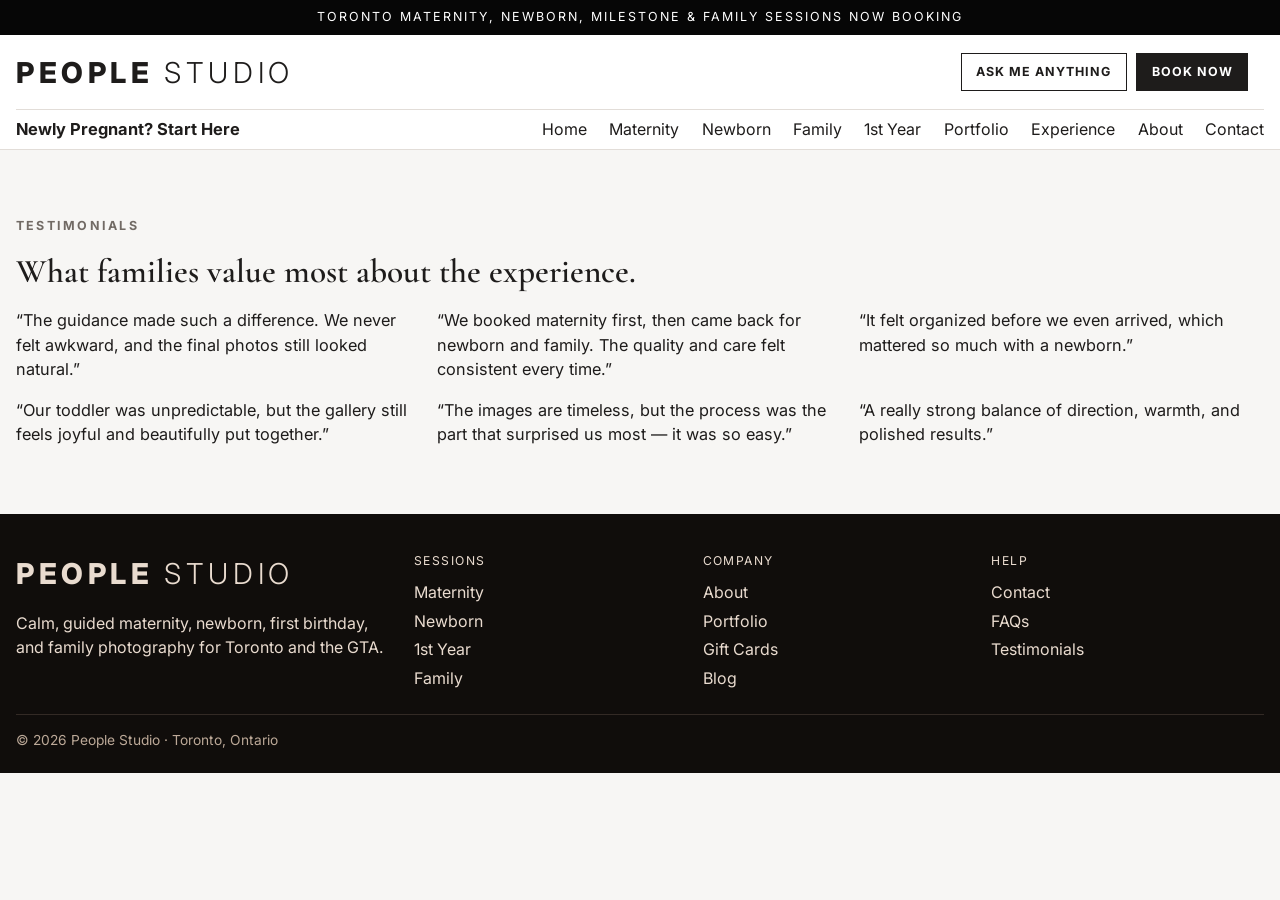
<file: testimonials.html>
<!doctype html>
<html lang="en">
<head>
  <meta charset="utf-8">
  <meta name="viewport" content="width=device-width,initial-scale=1">
  <title>Testimonials | People Studio</title>
  <link rel="preconnect" href="https://fonts.googleapis.com">
  <link rel="preconnect" href="https://fonts.gstatic.com" crossorigin>
  <link href="https://fonts.googleapis.com/css2?family=Cormorant+Garamond:wght@500;600;700&family=Inter:wght@400;500;600;700;800&family=Oswald:wght@500;600;700&display=swap" rel="stylesheet">
  <link rel="stylesheet" href="style.css">
</head>
<body>
<a class="skip-link" href="#main">Skip to content</a>
<div class="announcement">Toronto maternity, newborn, milestone & family sessions now booking</div>
<header class="site-header">
  <div class="container site-header__top">
    <a class="logo" href="index.html">People <span>Studio</span></a>
    <div class="header-actions" aria-label="Quick links">
      <a class="header-action-btn" href="mailto:gemstudiotoronto@gmail.com">Ask me anything</a>
      <a class="header-action-btn header-action-btn--primary" href="contact.html">Book Now</a>
    </div>
    <button class="nav-toggle" type="button" data-nav-toggle aria-expanded="false" aria-controls="mobile-nav">☰</button>
  </div>
  <div class="container site-header__bottom">
    <a class="start-here" href="experience.html">Newly Pregnant? Start Here</a>
    <nav class="primary-nav" aria-label="Primary"><a href="index.html">Home</a><a href="maternity.html">Maternity</a><a href="newborn.html">Newborn</a><a href="family.html">Family</a><a href="first-birthday.html">1st Year</a><a href="portfolio.html">Portfolio</a><a href="experience.html">Experience</a><a href="about.html">About</a><a href="contact.html">Contact</a></nav>
  </div>
  <nav class="container mobile-nav" id="mobile-nav" data-mobile-nav aria-label="Mobile"><a href="index.html">Home</a><a href="maternity.html">Maternity</a><a href="newborn.html">Newborn</a><a href="family.html">Family</a><a href="first-birthday.html">1st Year</a><a href="portfolio.html">Portfolio</a><a href="experience.html">Experience</a><a href="about.html">About</a><a href="contact.html">Contact</a></nav>
</header>
<main id="main">
<section class="section"><div class="container"><p class="kicker">Testimonials</p><h1 class="section-title">What families value most about the experience.</h1><div class="quote-grid"><blockquote>“The guidance made such a difference. We never felt awkward, and the final photos still looked natural.”</blockquote><blockquote>“We booked maternity first, then came back for newborn and family. The quality and care felt consistent every time.”</blockquote><blockquote>“It felt organized before we even arrived, which mattered so much with a newborn.”</blockquote><blockquote>“Our toddler was unpredictable, but the gallery still feels joyful and beautifully put together.”</blockquote><blockquote>“The images are timeless, but the process was the part that surprised us most — it was so easy.”</blockquote><blockquote>“A really strong balance of direction, warmth, and polished results.”</blockquote></div></div></section>
</main>
<footer class="site-footer">
  <div class="container footer-grid">
    <div>
      <a class="logo" href="index.html">People <span>Studio</span></a>
      <p>Calm, guided maternity, newborn, first birthday, and family photography for Toronto and the GTA.</p>
    </div>
    <div>
      <p class="footer-title">Sessions</p>
      <a class="footer-link" href="maternity.html">Maternity</a>
      <a class="footer-link" href="newborn.html">Newborn</a>
      <a class="footer-link" href="first-birthday.html">1st Year</a>
      <a class="footer-link" href="family.html">Family</a>
    </div>
    <div>
      <p class="footer-title">Company</p>
      <a class="footer-link" href="about.html">About</a>
      <a class="footer-link" href="portfolio.html">Portfolio</a>
      <a class="footer-link" href="gift-cards.html">Gift Cards</a>
      <a class="footer-link" href="blog.html">Blog</a>
    </div>
    <div>
      <p class="footer-title">Help</p>
      <a class="footer-link" href="contact.html">Contact</a>
      <a class="footer-link" href="faq.html">FAQs</a>
      <a class="footer-link" href="testimonials.html">Testimonials</a>
    </div>
  </div>
  <div class="container footer-bottom">© 2026 People Studio · Toronto, Ontario</div>
</footer>
<script src="app.js"></script>
</body>
</html>
</file>
<file: style.css>
:root {
  --bg: #f7f6f4;
  --surface: #ffffff;
  --text: #1e1c1b;
  --muted: #716a64;
  --line: #e2ddd8;
  --black: #060606;
  --hero: #a30e4f;
  --hero-accent: #ff1f9a;
  --max: 1380px;
  --font-ui: "Inter", "Helvetica Neue", Arial, sans-serif;
  --font-display: "Oswald", "Arial Narrow", sans-serif;
}

* { box-sizing: border-box; }
html, body { margin: 0; padding: 0; }
body {
  font-family: var(--font-ui);
  color: var(--text);
  background: var(--bg);
  line-height: 1.5;
}
img { width: 100%; display: block; object-fit: cover; }
a { color: inherit; text-decoration: none; }

.container { width: min(calc(100% - 2rem), var(--max)); margin: 0 auto; }

.skip-link {
  position: absolute;
  left: -9999px;
  top: 0;
  background: #fff;
  color: #000;
  padding: .5rem .75rem;
}
.skip-link:focus { left: .5rem; z-index: 200; }

.announcement {
  background: var(--black);
  color: #fff;
  text-align: center;
  font-size: .78rem;
  letter-spacing: .16em;
  text-transform: uppercase;
  padding: .52rem .8rem;
}

.site-header { background: #fff; border-bottom: 1px solid var(--line); position: sticky; top: 0; z-index: 50; }
.site-header__top {
  display: grid;
  grid-template-columns: auto 1fr auto;
  gap: 1rem;
  align-items: center;
  min-height: 4.6rem;
}
.logo {
  font-size: 1.8rem;
  font-weight: 800;
  letter-spacing: .16em;
  text-transform: uppercase;
  white-space: nowrap;
}
.logo span { font-weight: 300; }
.header-actions { display: flex; gap: .6rem; justify-self: end; }
.header-action-btn {
  display: inline-block;
  border: 1px solid var(--text);
  padding: .55rem .9rem;
  font-size: .78rem;
  font-weight: 700;
  letter-spacing: .08em;
  text-transform: uppercase;
  background: transparent;
}
.header-action-btn--primary {
  background: var(--text);
  color: #fff;
}

.site-header__bottom {
  display: flex;
  justify-content: space-between;
  align-items: center;
  min-height: 2.5rem;
  border-top: 1px solid var(--line);
}
.start-here { font-size: 1.03rem; font-weight: 700; }
.primary-nav { display: flex; gap: 1.4rem; font-size: 1rem; }
.primary-nav a { padding: .45rem 0; }
.primary-nav a:hover, .primary-nav a[aria-current="page"] { color: #a30e4f; }
.nav-toggle { display: none; background: transparent; border: 0; font-size: 1.5rem; }
.mobile-nav { display: none; border-top: 1px solid var(--line); }
.mobile-nav.open { display: block; }
.mobile-nav a { display: block; padding: .75rem 0; border-bottom: 1px solid var(--line); }


.mobile-hero { display: none; position: relative; background: #efefef; }
.mobile-hero__slide { display: none; position: relative; }
.mobile-hero__slide.is-active { display: block; }
.mobile-hero__slide img { width: 100%; aspect-ratio: 4 / 5.6; object-fit: cover; }
.mobile-hero__overlay {
  position: absolute;
  left: 0;
  right: 0;
  bottom: 1.3rem;
  text-align: center;
}
.mobile-hero__title {
  margin: 0 0 .35rem;
  font-family: var(--font-display);
  font-size: clamp(3.5rem, 15vw, 5.8rem);
  color: var(--hero-accent);
  line-height: .9;
  text-transform: uppercase;
}
.mobile-hero__overlay a {
  color: #fff;
  text-transform: uppercase;
  font-size: 1.2rem;
  letter-spacing: .06em;
  text-decoration: underline;
  font-weight: 700;
}
.mobile-hero__dots {
  position: absolute;
  left: 0;
  right: 0;
  bottom: .45rem;
  display: flex;
  justify-content: center;
  gap: .35rem;
}
.mobile-hero__dots span {
  width: 7px;
  height: 7px;
  border-radius: 50%;
  background: rgba(255,255,255,.55);
}
.mobile-hero__dots span.is-active { background: #fff; }

.hero-triptych {
  display: grid;
  grid-template-columns: 1fr 1fr 1fr;
  min-height: clamp(460px, 70vh, 760px);
}
.hero-panel { position: relative; }
.hero-panel img { height: 100%; }
.hero-side-label {
  position: absolute;
  top: 1.3rem;
  font-size: 2rem;
  color: rgba(255,255,255,.88);
  writing-mode: vertical-rl;
  transform: rotate(180deg);
  text-transform: lowercase;
  letter-spacing: .03em;
}
.hero-side-label.left { left: .8rem; }
.hero-side-label.right { right: .8rem; }
.hero-bottom {
  position: absolute;
  bottom: 1.3rem;
  left: 0;
  right: 0;
  text-align: center;
  font-family: var(--font-display);
  font-size: clamp(3.1rem, 5vw, 5.5rem);
  line-height: .95;
  letter-spacing: .03em;
  color: var(--hero-accent);
  text-transform: uppercase;
}

.hero-center {
  background: var(--hero);
  color: var(--hero-accent);
  display: grid;
  place-items: center;
  text-align: center;
  padding: 2rem;
}
.hero-center__inner { display: grid; gap: 1.6rem; }
.hero-kicker { font-size: 1.8rem; font-weight: 600; }
.hero-title {
  margin: 0;
  font-family: var(--font-display);
  font-size: clamp(7rem, 15vw, 13rem);
  line-height: .82;
  text-transform: uppercase;
  letter-spacing: .03em;
}
.hero-cta {
  font-size: 1.6rem;
  letter-spacing: .07em;
  text-transform: uppercase;
  text-decoration: underline;
  font-weight: 700;
}

.section { padding: 4.2rem 0; }
.section-title {
  margin: 0 0 .7rem;
  font-size: clamp(1.7rem, 2.6vw, 2.9rem);
  font-family: "Cormorant Garamond", Georgia, serif;
  font-weight: 600;
}
.section-copy { color: var(--muted); max-width: 72ch; margin-bottom: 1.8rem; }

.service-grid { display: grid; grid-template-columns: repeat(3, 1fr); gap: 1.3rem; }
.service-card {
  background: var(--surface);
  border: 1px solid var(--line);
}
.service-card img { aspect-ratio: 1 / 1; }
.service-card__body { padding: 1rem; }
.service-card h3 { margin: 0 0 .4rem; font-size: 1.2rem; }
.service-card p { color: var(--muted); margin: 0 0 .9rem; }
.inline-link { font-weight: 700; text-decoration: underline; }

.split {
  display: grid;
  grid-template-columns: 1.1fr .9fr;
  gap: 1.3rem;
}
.panel {
  background: #fff;
  border: 1px solid var(--line);
  padding: 1.4rem;
}
.panel p { color: var(--muted); }
.bullets { margin: 1rem 0 0; padding-left: 1.1rem; }
.bullets li { margin-bottom: .5rem; }

.quote-band {
  background: #161311;
  color: #efe8e1;
  padding: 2rem 0;
}
.quote-grid { display: grid; grid-template-columns: repeat(3, 1fr); gap: 1rem; }
.quote-grid blockquote { margin: 0; font-size: 1.02rem; }

.site-footer {
  background: #100d0b;
  color: #e9dbcf;
  padding: 2.4rem 0 1.4rem;
}
.footer-grid { display: grid; grid-template-columns: 1.4fr 1fr 1fr 1fr; gap: 1rem; }
.footer-title { text-transform: uppercase; letter-spacing: .12em; font-size: .76rem; margin: 0 0 .6rem; }
.footer-link { display: block; margin: .3rem 0; color: #e9dbcf; }
.footer-bottom { border-top: 1px solid #332a25; margin-top: 1.2rem; padding-top: .9rem; color: #bca998; font-size: .86rem; }

.page-hero {
  background: #f0ece7;
  border-bottom: 1px solid var(--line);
}
.page-hero .container { display: grid; grid-template-columns: 1fr 1fr; gap: 1rem; align-items: center; padding: 2rem 0; }
.page-hero img { border: 1px solid var(--line); }
.page-hero h1 { margin: 0 0 .8rem; font-size: clamp(2rem, 3.4vw, 3.3rem); }

.contact-form { background: #fff; border: 1px solid var(--line); padding: 1rem; }
.form-grid { display: grid; grid-template-columns: 1fr 1fr; gap: .8rem; }
.contact-form label { display: block; font-size: .9rem; margin-bottom: .9rem; }
.contact-form input, .contact-form textarea, .contact-form select {
  width: 100%;
  border: 1px solid #d9d3cc;
  padding: .72rem;
  margin-top: .3rem;
  font: inherit;
}
.btn {
  display: inline-block;
  border: 1px solid #100d0b;
  background: #100d0b;
  color: #fff;
  text-transform: uppercase;
  letter-spacing: .08em;
  font-size: .82rem;
  padding: .74rem 1rem;
}

@media (max-width: 1100px) {
  .site-header__top { grid-template-columns: auto 1fr auto auto; }
  .nav-toggle { display: block; }
  .site-header__bottom { display: none; }
  
.hero-triptych { min-height: 500px; }
  .hero-kicker { font-size: 1.2rem; }
}

@media (max-width: 840px) {
  .header-actions { gap: .45rem; }
  .header-action-btn { font-size: .7rem; padding: .5rem .65rem; }
  .mobile-hero { display: block; }
  .hero-triptych { display: none; }
  .site-header__top { grid-template-columns: auto 1fr auto auto; }

.hero-triptych { grid-template-columns: 1fr; }
  .hero-panel { min-height: 360px; }
  .hero-center { min-height: 360px; }
  .hero-side-label { font-size: 1.3rem; }
  .hero-title { font-size: clamp(4rem, 16vw, 7rem); }
  .hero-cta { font-size: 1rem; }
  .service-grid, .split, .quote-grid, .footer-grid, .page-hero .container, .form-grid { grid-template-columns: 1fr; }
}

.kicker{font-size:.78rem;letter-spacing:.18em;text-transform:uppercase;color:var(--muted);margin:0 0 .7rem;font-weight:700}
.btn,.btn-secondary{display:inline-block;padding:.9rem 1.2rem;border:1px solid var(--text);text-transform:uppercase;letter-spacing:.08em;font-size:.85rem;font-weight:700}
.btn{background:var(--text);color:#fff}
.btn-secondary{background:transparent}
.btn-row{display:flex;gap:.8rem;flex-wrap:wrap}
.muted{color:var(--muted)}
.stats{display:grid;grid-template-columns:repeat(3,1fr);gap:1rem;margin-top:1.2rem}
.stat{background:#fff;border:1px solid var(--line);padding:1rem}
.stat strong{display:block;font-size:1.6rem;font-family:"Cormorant Garamond",Georgia,serif}
.blog-grid,.faq-grid{display:grid;grid-template-columns:repeat(3,1fr);gap:1rem}
.blog-card,.faq-card{background:#fff;border:1px solid var(--line);padding:1.2rem}
.blog-card h3,.faq-card h3{margin:.2rem 0 .5rem}
.gallery-strip{display:grid;grid-template-columns:repeat(4,1fr);gap:1rem}
.gallery-strip img{aspect-ratio:1/1;border:1px solid var(--line)}
.cta-band{background:#eee8e1;border-top:1px solid var(--line);border-bottom:1px solid var(--line)}
.cta-band .container{display:grid;grid-template-columns:1.1fr .9fr;gap:1rem;align-items:center;padding:2rem 0}
.contact-form,.stack{display:grid;gap:1rem}
.form-grid{display:grid;grid-template-columns:1fr 1fr;gap:1rem}
.contact-form label{display:grid;gap:.4rem;font-size:.95rem}
.contact-form input,.contact-form select,.contact-form textarea{padding:.85rem 1rem;border:1px solid var(--line);font:inherit;background:#fff}
.cards-2{display:grid;grid-template-columns:repeat(2,1fr);gap:1rem}
.steps{counter-reset:step}
.step{background:#fff;border:1px solid var(--line);padding:1.2rem}
.step h3{margin:.2rem 0 .5rem}
@media (max-width: 900px){
  .service-grid,.quote-grid,.footer-grid,.gallery-strip,.blog-grid,.faq-grid,.stats,.cards-2,.cta-band .container,.split,.page-hero .container{grid-template-columns:1fr}
  .form-grid{grid-template-columns:1fr}
}


.signature-gallery {
  background: #ececec;
  padding: clamp(1.2rem, 2.2vw, 2.4rem);
}
.signature-gallery__viewport {
  position: relative;
  width: min(100%, 1700px);
  margin: 0 auto;
  aspect-ratio: 16 / 10;
  background: #d9d9d9;
  overflow: hidden;
}

.signature-gallery__viewport {
  touch-action: pan-y;
  cursor: grab;
}
.signature-gallery__viewport:active {
  cursor: grabbing;
}
.signature-gallery__slide {
  position: absolute;
  inset: 0;
  opacity: 0;
  transition: opacity .45s ease;
  pointer-events: none;
}
.signature-gallery__slide.is-active {
  opacity: 1;
  pointer-events: auto;
}
.signature-gallery__slide img {
  width: 100%;
  height: 100%;
  object-fit: cover;
}
.signature-gallery__nav {
  position: absolute;
  top: 50%;
  transform: translateY(-50%);
  width: clamp(2.4rem, 3.4vw, 3.5rem);
  height: clamp(2.4rem, 3.4vw, 3.5rem);
  border: 0;
  border-radius: 999px;
  background: rgba(57, 57, 57, .58);
  color: rgba(255,255,255,.88);
  font-size: clamp(1.45rem, 1.9vw, 2rem);
  cursor: pointer;
  display: grid;
  place-items: center;
}
.signature-gallery__nav--prev { left: clamp(.7rem, 2.5vw, 1.6rem); }
.signature-gallery__nav--next { right: clamp(.7rem, 2.5vw, 1.6rem); }
.signature-gallery__hint {
  position: absolute;
  left: 50%;
  transform: translateX(-50%);
  bottom: .6rem;
  color: rgba(255, 255, 255, .85);
  font-size: 2.15rem;
  line-height: 1;
  text-shadow: 0 1px 4px rgba(0,0,0,.3);
}

.gallery-feature { background: linear-gradient(180deg, #f6f2ee 0%, #f7f6f4 100%); }
.gallery-feature__head {
  display: flex;
  justify-content: space-between;
  align-items: end;
  gap: 1rem;
  margin-bottom: 1.4rem;
}
.featured-mosaic {
  display: grid;
  grid-template-columns: 1.2fr .8fr .9fr .9fr;
  gap: .9rem;
}
.featured-mosaic__item {
  position: relative;
  border: 1px solid var(--line);
  overflow: hidden;
  min-height: 280px;
}
.featured-mosaic__item img { height: 100%; transition: transform .35s ease; }
.featured-mosaic__item:hover img { transform: scale(1.03); }
.featured-mosaic__item--large { grid-column: span 2; min-height: 420px; }
.featured-mosaic__item--tall { grid-row: span 2; min-height: 520px; }
.featured-mosaic__item span {
  position: absolute;
  left: .8rem;
  bottom: .8rem;
  color: #fff;
  background: rgba(0,0,0,.45);
  padding: .3rem .55rem;
  letter-spacing: .08em;
  text-transform: uppercase;
  font-size: .7rem;
}
.gallery-feature__foot { margin-top: 1.1rem; justify-content: flex-start; }

.portfolio-controls {
  display: flex;
  flex-wrap: wrap;
  gap: .65rem;
  margin-bottom: 1.2rem;
}
.portfolio-filter {
  border: 1px solid var(--line);
  background: #fff;
  padding: .55rem .9rem;
  text-transform: uppercase;
  letter-spacing: .09em;
  font-size: .72rem;
  font-weight: 700;
  cursor: pointer;
}
.portfolio-filter.is-active { background: #100d0b; border-color: #100d0b; color: #fff; }
.portfolio-editorial { display: grid; gap: 2rem; }
.portfolio-group { border-top: 1px solid var(--line); padding-top: 1.5rem; }
.portfolio-group[hidden] { display: none; }
.portfolio-group__meta { margin-bottom: .9rem; }
.portfolio-group__meta h2 { margin: 0 0 .25rem; font-size: clamp(1.5rem, 2.8vw, 2rem); font-family: "Cormorant Garamond", Georgia, serif; }
.portfolio-group__meta p:last-child { margin: 0; color: var(--muted); }

.portfolio-masonry {
  display: grid;
  grid-template-columns: repeat(3, minmax(0,1fr));
  gap: .9rem;
}
.portfolio-shot {
  border: 0;
  padding: 0;
  cursor: zoom-in;
  background: transparent;
  min-height: 260px;
  overflow: hidden;
}
.portfolio-shot img { height: 100%; border: 1px solid var(--line); transition: transform .28s ease; }
.portfolio-shot:hover img { transform: scale(1.02); }
.portfolio-shot.is-wide { grid-column: span 2; min-height: 340px; }
.portfolio-shot.is-tall { grid-row: span 2; min-height: 560px; }

.portfolio-cta { margin-top: 1.5rem; }

.lightbox {
  position: fixed;
  inset: 0;
  z-index: 120;
  display: grid;
  place-items: center;
}
.lightbox[hidden] { display: none; }
.lightbox__backdrop {
  position: absolute;
  inset: 0;
  background: rgba(5,5,5,.86);
}
.lightbox__dialog {
  position: relative;
  width: min(96vw, 1200px);
  height: min(90vh, 860px);
  display: grid;
  grid-template-columns: auto 1fr auto;
  align-items: center;
  gap: .4rem;
}
.lightbox__figure {
  margin: 0;
  display: grid;
  gap: .7rem;
  justify-items: center;
}
.lightbox__figure img {
  max-width: 100%;
  max-height: calc(90vh - 90px);
  width: auto;
  height: auto;
  object-fit: contain;
}
.lightbox__figure figcaption { color: #f1ece8; font-size: .9rem; letter-spacing: .03em; text-align: center; }
.lightbox__nav,
.lightbox__close {
  border: 1px solid rgba(255,255,255,.45);
  background: rgba(0,0,0,.35);
  color: #fff;
  cursor: pointer;
}
.lightbox__nav {
  width: 2.6rem;
  height: 2.6rem;
  border-radius: 999px;
  font-size: 1.6rem;
}
.lightbox__close {
  position: absolute;
  top: .4rem;
  right: .35rem;
  width: 2.3rem;
  height: 2.3rem;
  border-radius: 999px;
  font-size: 1.1rem;
}

@media (max-width: 980px) {
  .featured-mosaic { grid-template-columns: 1fr 1fr; }
  .featured-mosaic__item--large,
  .featured-mosaic__item--tall { grid-column: span 1; grid-row: span 1; min-height: 300px; }
  .gallery-feature__head { align-items: flex-start; flex-direction: column; }
  .portfolio-masonry { grid-template-columns: 1fr 1fr; }
  .portfolio-shot.is-wide,
  .portfolio-shot.is-tall { grid-column: span 1; grid-row: span 1; min-height: 300px; }
}


@media (max-width: 840px) {
  .signature-gallery { padding: .65rem .65rem 1rem; }
  .signature-gallery__viewport { aspect-ratio: 4 / 5.2; }
  .signature-gallery__nav {
    top: auto;
    bottom: 3.2rem;
    transform: none;
    width: 2.7rem;
    height: 2.7rem;
  }
}
@media (max-width: 840px) {
  .stats,.blog-grid,.faq-grid { grid-template-columns: 1fr; }
  .featured-mosaic { grid-template-columns: 1fr; }
  .featured-mosaic__item { min-height: 280px; }
  .lightbox__dialog { width: 100vw; height: 100vh; grid-template-columns: 1fr; padding: 3.2rem .6rem 1rem; }
  .lightbox__nav { position: absolute; bottom: 1rem; z-index: 2; }
  .lightbox__nav--prev { left: .7rem; }
  .lightbox__nav--next { right: .7rem; }
  .lightbox__figure img { max-height: calc(100vh - 140px); }
}


.signature-lightbox {
  position: fixed;
  inset: 0;
  z-index: 120;
  display: grid;
  place-items: center;
}
.signature-lightbox[hidden] {
  display: none;
}
.signature-lightbox__backdrop {
  position: absolute;
  inset: 0;
  border: 0;
  background: rgba(0, 0, 0, .8);
}
.signature-lightbox__dialog {
  position: relative;
  z-index: 1;
  width: min(96vw, 1200px);
  max-height: 90vh;
  display: flex;
  align-items: center;
  justify-content: center;
}
.signature-lightbox__dialog img {
  width: 100%;
  height: auto;
  max-height: 90vh;
  object-fit: contain;
  border-radius: .25rem;
}
.signature-lightbox__close {
  position: absolute;
  top: .6rem;
  right: .6rem;
  width: 2.5rem;
  height: 2.5rem;
  border: 0;
  border-radius: 999px;
  font-size: 1.2rem;
  color: #fff;
  background: rgba(0, 0, 0, .55);
  cursor: pointer;
}
</file>
